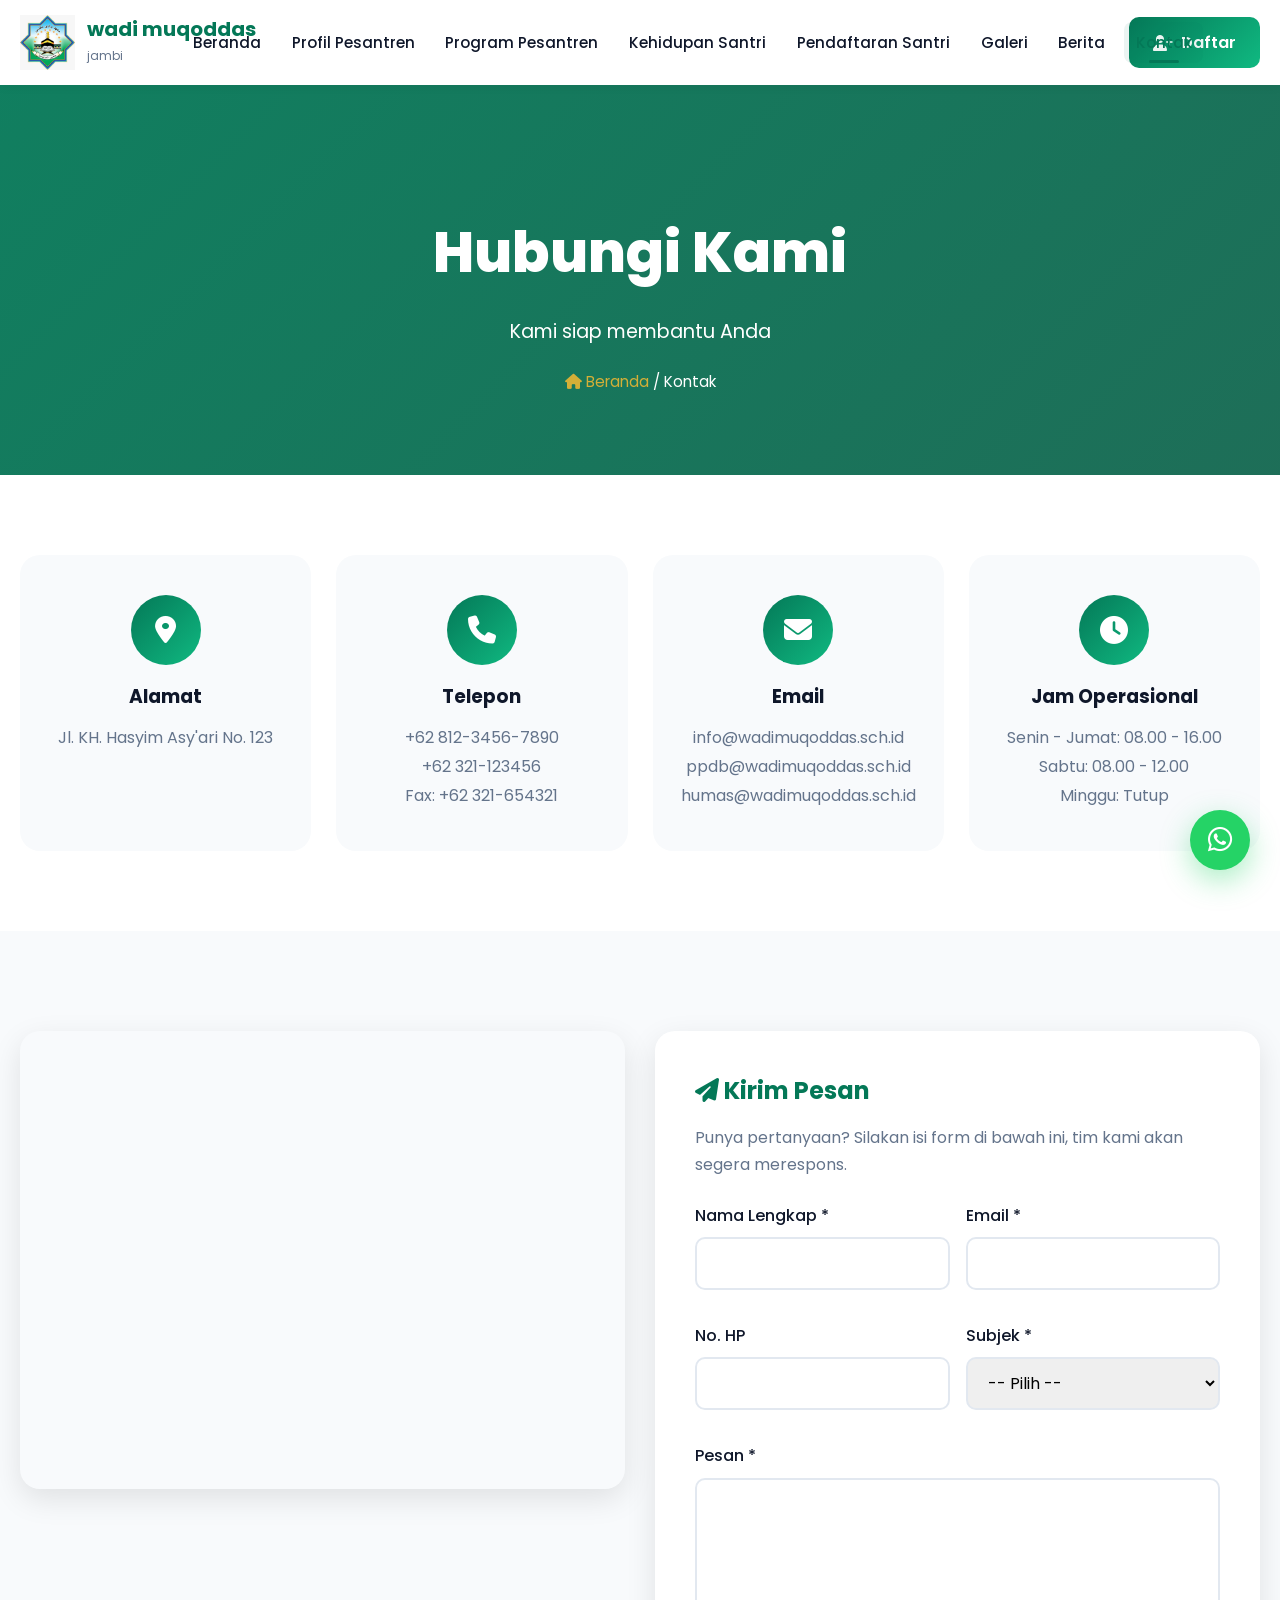
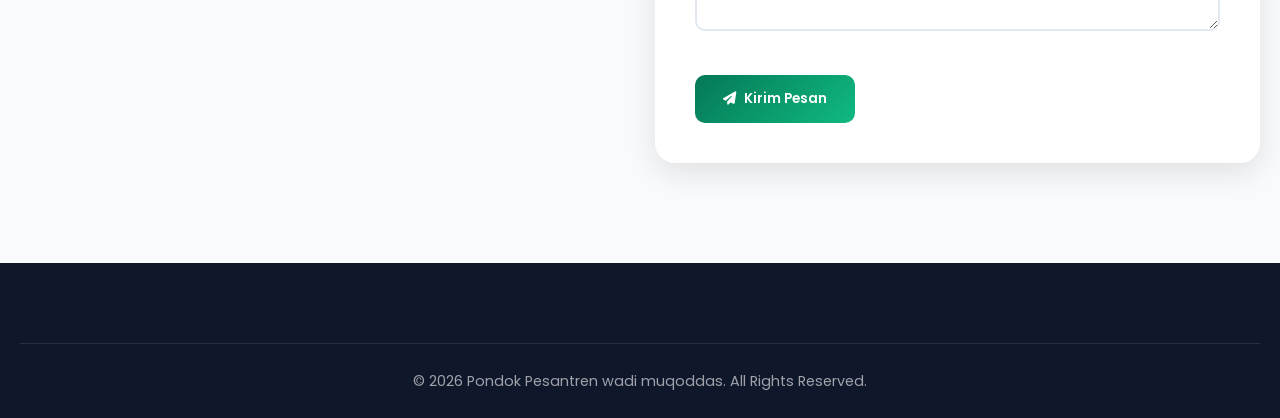
<file: kontak.html>
<!DOCTYPE html>
<html lang="id">
<head>
    <meta charset="UTF-8">
    <meta name="viewport" content="width=device-width, initial-scale=1.0">
    <link rel="icon" href="data:image/svg+xml,<svg xmlns='http://www.w3.org/2000/svg' viewBox='0 0 100 100'><text y='.9em' font-size='90'>🕌</text></svg>">
    <title>Kontak - wadi muqoddas</title>
    <link rel="stylesheet" href="assets/css/style.css">
    <link rel="stylesheet" href="assets/css/responsive.css">
    <link rel="stylesheet" href="assets/css/animation.css">
    <link rel="stylesheet" href="https://cdnjs.cloudflare.com/ajax/libs/font-awesome/6.4.0/css/all.min.css">
    <link href="https://fonts.googleapis.com/css2?family=Amiri:wght@400;700&family=Poppins:wght@300;400;500;600;700;800&display=swap" rel="stylesheet">
</head>
<body>
   
    <nav class="navbar" id="navbar">
        <div class="container"><div class="nav-wrapper">
           <a href="index.html" class="logo">
    <div class="logo-icon">
        <img src="assets/logo.png" alt="Logo wadi muqoddas" onerror="this.outerHTML='🕌'">
    </div>

    <div class="logo-text">
        <h1>wadi muqoddas</h1>
        <span>jambi</span>
    </div>
</a>
            <ul class="nav-menu" id="navMenu">
                <li><a href="index.html">Beranda</a></li><li><a href="profil.html">Profil Pesantren</a></li><li><a href="pendidikan.html">Program Pesantren</a></li><li><a href="pesantren.html">Kehidupan Santri</a></li><li><a href="ppdb.html">Pendaftaran Santri</a></li><li><a href="galeri.html">Galeri</a></li><li><a href="berita.html">Berita</a></li><li><a href="kontak.html" class="active">Kontak</a></li>
            </ul>
            <a href="ppdb.html" class="btn-daftar"><i class="fas fa-user-plus"></i> Daftar</a>
            <button class="hamburger" id="hamburger"><span></span><span></span><span></span></button>
        </div></div>
    </nav>

    <section class="page-header">
        <div class="container">
            <h1 class="fade-in-up">Hubungi Kami</h1>
            <p class="fade-in-up delay-1">Kami siap membantu Anda</p>
            <div class="breadcrumb fade-in-up delay-2">
                <a href="index.html"><i class="fas fa-home"></i> Beranda</a> / <span>Kontak</span>
            </div>
        </div>
    </section>

    <section class="kontak-info">
        <div class="container">
            <div class="kontak-grid">
                <div class="kontak-card reveal">
                    <div class="kontak-icon"><i class="fas fa-map-marker-alt"></i></div>
                    <h3>Alamat</h3>
                    <p>Jl. KH. Hasyim Asy'ari No. 123</p>
                </div>
                <div class="kontak-card reveal">
                    <div class="kontak-icon"><i class="fas fa-phone"></i></div>
                    <h3>Telepon</h3>
                    <p>+62 812-3456-7890<br>+62 321-123456<br>Fax: +62 321-654321</p>
                </div>
                <div class="kontak-card reveal">
                    <div class="kontak-icon"><i class="fas fa-envelope"></i></div>
                    <h3>Email</h3>
                    <p>info@wadimuqoddas.sch.id<br>ppdb@wadimuqoddas.sch.id<br>humas@wadimuqoddas.sch.id</p>
                </div>
                <div class="kontak-card reveal">
                    <div class="kontak-icon"><i class="fas fa-clock"></i></div>
                    <h3>Jam Operasional</h3>
                    <p>Senin - Jumat: 08.00 - 16.00<br>Sabtu: 08.00 - 12.00<br>Minggu: Tutup</p>
                </div>
            </div>
        </div>
    </section>

    <section class="kontak-form-section">
        <div class="container">
            <div class="kontak-wrapper">
                <div class="kontak-map reveal">
                    <iframe src="https://www.google.com/maps/embed?pb=!1m18!1m12!1m3!1d3955.123456!2d112.2307!3d-7.5468!2m3!1f0!2f0!3f0!3m2!1i1024!2i768!4f13.1!3m3!1m2!1s0x0%3A0x0!2zN8KwMzInNDguNSJTIDExMsKwMTMnNTAuNSJF!5e0!3m2!1sen!2sid!4v1234567890" width="100%" height="450" style="border:0;" allowfullscreen="" loading="lazy"></iframe>
                </div>
                <form class="kontak-form reveal" id="kontakForm">
                    <h2><i class="fas fa-paper-plane"></i> Kirim Pesan</h2>
                    <p>Punya pertanyaan? Silakan isi form di bawah ini, tim kami akan segera merespons.</p>
                    <div class="form-row">
                        <div class="form-group">
                            <label>Nama Lengkap *</label>
                            <input type="text" name="nama" required>
                        </div>
                        <div class="form-group">
                            <label>Email *</label>
                            <input type="email" name="email" required>
                        </div>
                    </div>
                    <div class="form-row">
                        <div class="form-group">
                            <label>No. HP</label>
                            <input type="tel" name="hp">
                        </div>
                        <div class="form-group">
                            <label>Subjek *</label>
                            <select name="subjek" required>
                                <option value="">-- Pilih --</option>
                                <option>Informasi Umum</option>
                                <option>Pendaftaran Santri</option>
                                <option>Kerjasama</option>
                                <option>Kunjungan</option>
                                <option>Lainnya</option>
                            </select>
                        </div>
                    </div>
                    <div class="form-group">
                        <label>Pesan *</label>
                        <textarea name="pesan" rows="5" required></textarea>
                    </div>
                    <button type="submit" class="btn-submit">
                        <i class="fas fa-paper-plane"></i> Kirim Pesan
                    </button>
                </form>
            </div>
        </div>
    </section>

    <footer class="footer"><div class="container"><div class="footer-bottom">
        <p>&copy; 2026 Pondok Pesantren wadi muqoddas. All Rights Reserved.</p>
    </div></div></footer>
    <a href="https://wa.me/6281234567890" class="whatsapp-float" target="_blank"><i class="fab fa-whatsapp"></i></a>
    <button class="back-to-top" id="backToTop"><i class="fas fa-arrow-up"></i></button>

    <script src="assets/js/main.js"></script>
    <script src="assets/js/animation.js"></script>
</body>
</html>
</file>
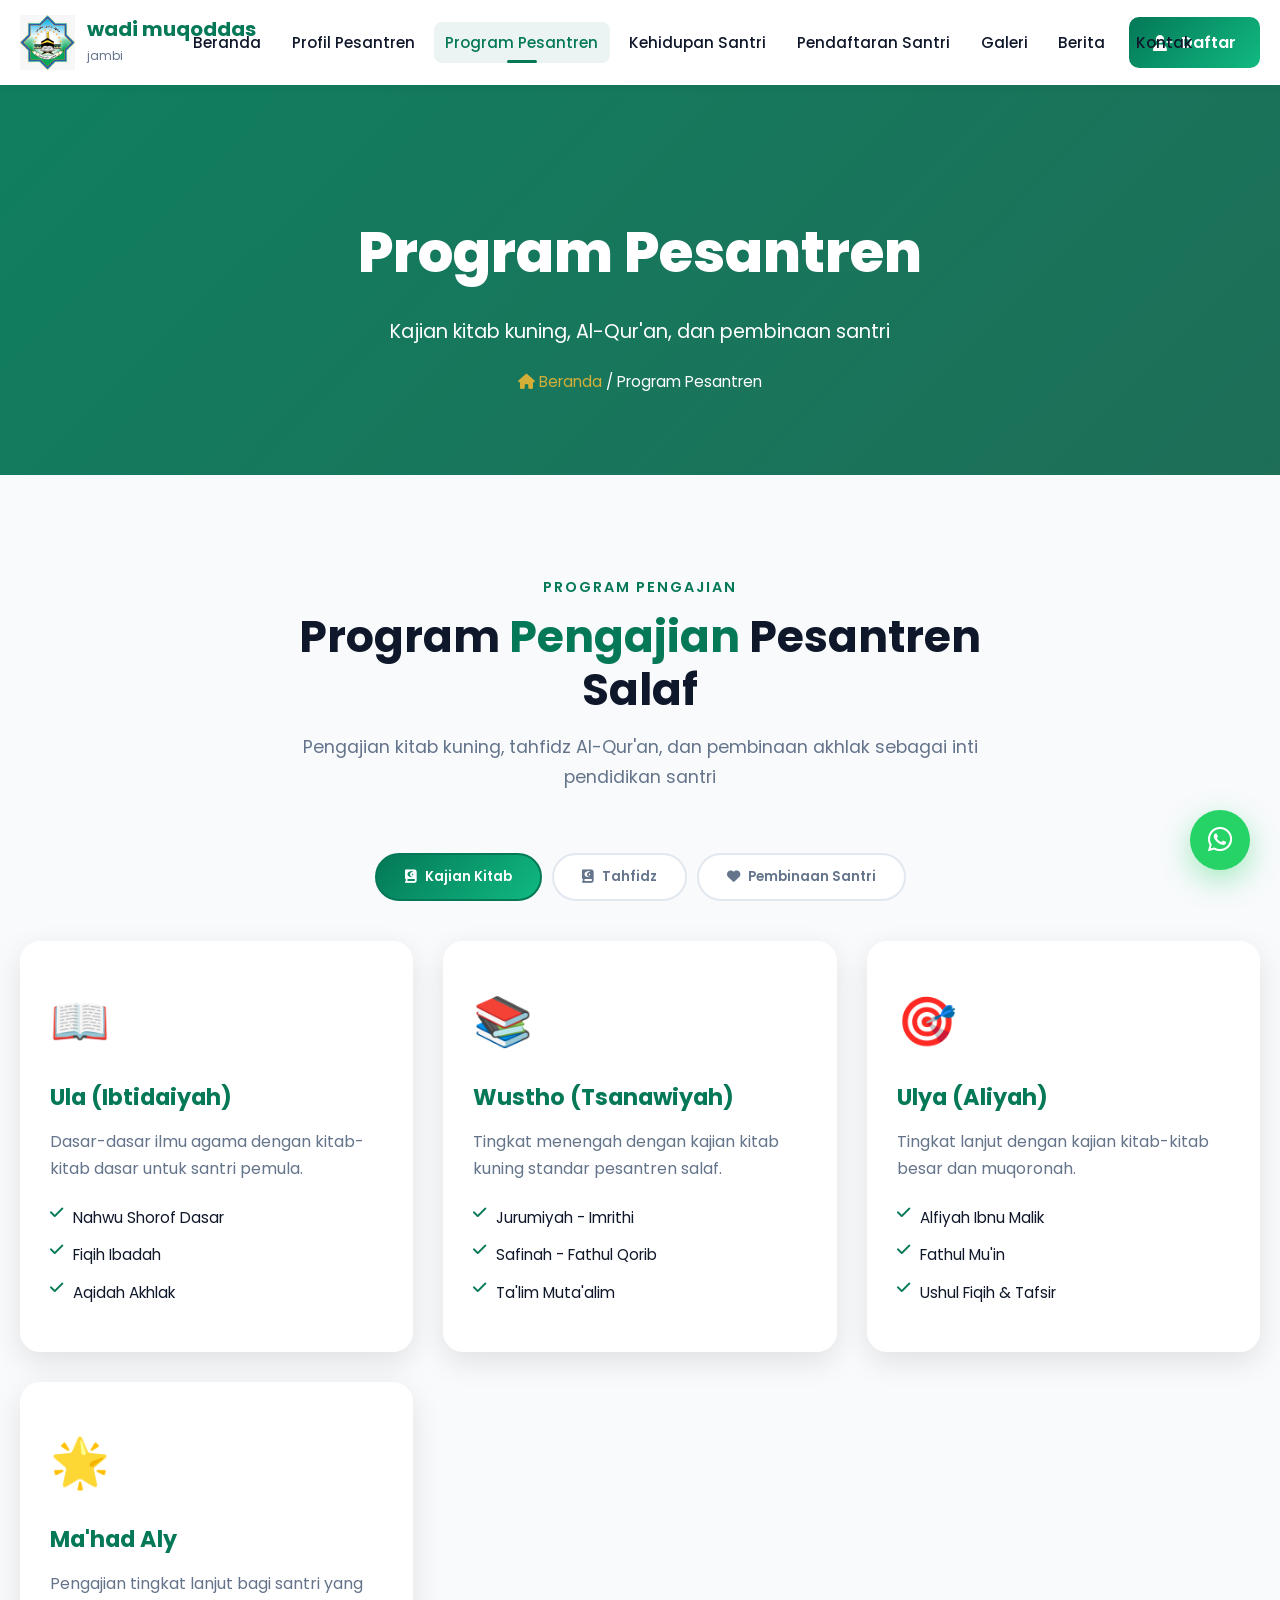
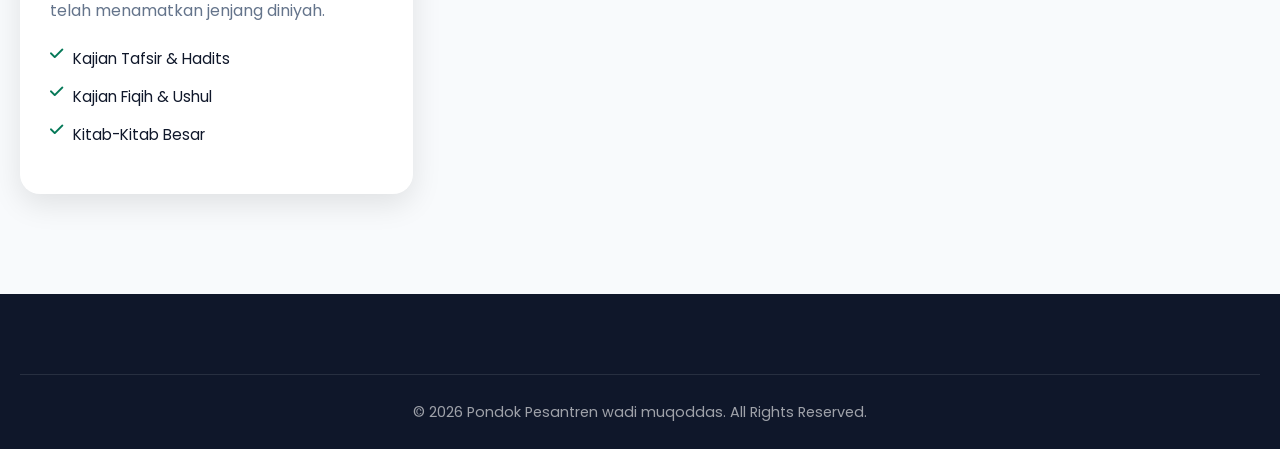
<file: pendidikan.html>
<!DOCTYPE html>
<html lang="id">
<head>
    <meta charset="UTF-8">
    <meta name="viewport" content="width=device-width, initial-scale=1.0">
    <link rel="icon" href="data:image/svg+xml,<svg xmlns='http://www.w3.org/2000/svg' viewBox='0 0 100 100'><text y='.9em' font-size='90'>🕌</text></svg>">
    <title>Program Pesantren - wadi muqoddas</title>
    <link rel="stylesheet" href="assets/css/style.css">
    <link rel="stylesheet" href="assets/css/responsive.css">
    <link rel="stylesheet" href="assets/css/animation.css">
    <link rel="stylesheet" href="https://cdnjs.cloudflare.com/ajax/libs/font-awesome/6.4.0/css/all.min.css">
    <link href="https://fonts.googleapis.com/css2?family=Amiri:wght@400;700&family=Poppins:wght@300;400;500;600;700;800&display=swap" rel="stylesheet">
</head>
<body>
   
    <nav class="navbar" id="navbar">
        <div class="container"><div class="nav-wrapper">
            <a href="index.html" class="logo">
    <div class="logo-icon">
        <img src="assets/logo.png" alt="Logo wadi muqoddas" onerror="this.outerHTML='🕌'">
    </div>

    <div class="logo-text">
        <h1>wadi muqoddas</h1>
        <span>jambi</span>
    </div>
</a>
            <ul class="nav-menu" id="navMenu">
                <li><a href="index.html">Beranda</a></li><li><a href="profil.html">Profil Pesantren</a></li><li><a href="pendidikan.html" class="active">Program Pesantren</a></li><li><a href="pesantren.html">Kehidupan Santri</a></li><li><a href="ppdb.html">Pendaftaran Santri</a></li><li><a href="galeri.html">Galeri</a></li><li><a href="berita.html">Berita</a></li><li><a href="kontak.html">Kontak</a></li>
            </ul>
            <a href="ppdb.html" class="btn-daftar"><i class="fas fa-user-plus"></i> Daftar</a>
            <button class="hamburger" id="hamburger"><span></span><span></span><span></span></button>
        </div></div>
    </nav>

    <section class="page-header">
        <div class="container">
            <h1 class="fade-in-up">Program Pesantren</h1>
            <p class="fade-in-up delay-1">Kajian kitab kuning, Al-Qur'an, dan pembinaan santri</p>
            <div class="breadcrumb fade-in-up delay-2">
                <a href="index.html"><i class="fas fa-home"></i> Beranda</a> / <span>Program Pesantren</span>
            </div>
        </div>
    </section>

    <section class="education-programs">
        <div class="container">
            <div class="section-header reveal">
                <span class="subtitle">Program Pengajian</span>
                <h2>Program <span>Pengajian</span> Pesantren Salaf</h2>
                <p>Pengajian kitab kuning, tahfidz Al-Qur'an, dan pembinaan akhlak sebagai inti pendidikan santri</p>
            </div>

            <div class="edu-tabs">
                <button class="tab-btn active" data-tab="kajian"><i class="fas fa-book-quran"></i> Kajian Kitab</button>
                <button class="tab-btn" data-tab="tahfidz"><i class="fas fa-quran"></i> Tahfidz</button>
                <button class="tab-btn" data-tab="pembinaan"><i class="fas fa-heart"></i> Pembinaan Santri</button>
            </div>

            <div class="tab-content active" id="kajian">
                <div class="edu-grid">
                    <div class="edu-card reveal">
                        <div class="edu-icon">📖</div>
                        <h3>Ula (Ibtidaiyah)</h3>
                        <p>Dasar-dasar ilmu agama dengan kitab-kitab dasar untuk santri pemula.</p>
                        <ul>
                            <li><i class="fas fa-check"></i> Nahwu Shorof Dasar</li>
                            <li><i class="fas fa-check"></i> Fiqih Ibadah</li>
                            <li><i class="fas fa-check"></i> Aqidah Akhlak</li>
                        </ul>
                    </div>
                    <div class="edu-card reveal">
                        <div class="edu-icon">📚</div>
                        <h3>Wustho (Tsanawiyah)</h3>
                        <p>Tingkat menengah dengan kajian kitab kuning standar pesantren salaf.</p>
                        <ul>
                            <li><i class="fas fa-check"></i> Jurumiyah - Imrithi</li>
                            <li><i class="fas fa-check"></i> Safinah - Fathul Qorib</li>
                            <li><i class="fas fa-check"></i> Ta'lim Muta'alim</li>
                        </ul>
                    </div>
                    <div class="edu-card reveal">
                        <div class="edu-icon">🎯</div>
                        <h3>Ulya (Aliyah)</h3>
                        <p>Tingkat lanjut dengan kajian kitab-kitab besar dan muqoronah.</p>
                        <ul>
                            <li><i class="fas fa-check"></i> Alfiyah Ibnu Malik</li>
                            <li><i class="fas fa-check"></i> Fathul Mu'in</li>
                            <li><i class="fas fa-check"></i> Ushul Fiqih & Tafsir</li>
                        </ul>
                    </div>
                    <div class="edu-card reveal">
                        <div class="edu-icon">🌟</div>
                        <h3>Ma'had Aly</h3>
                        <p>Pengajian tingkat lanjut bagi santri yang telah menamatkan jenjang diniyah.</p>
                        <ul>
                            <li><i class="fas fa-check"></i> Kajian Tafsir & Hadits</li>
                            <li><i class="fas fa-check"></i> Kajian Fiqih & Ushul</li>
                            <li><i class="fas fa-check"></i> Kitab-Kitab Besar</li>
                        </ul>
                    </div>
                </div>
            </div>

            <div class="tab-content" id="tahfidz">
                <div class="edu-grid">
                    <div class="edu-card reveal">
                        <div class="edu-icon">🌙</div>
                        <h3>Program Reguler</h3>
                        <p>Menghafal Al-Quran 30 juz dalam 3 tahun dengan metode tikrar dan murajaah.</p>
                        <ul>
                            <li><i class="fas fa-check"></i> Target 1 juz/bulan</li>
                            <li><i class="fas fa-check"></i> Sanad Bersambung</li>
                            <li><i class="fas fa-check"></i> Murojaah Harian</li>
                        </ul>
                    </div>
                    <div class="edu-card reveal">
                        <div class="edu-icon">⚡</div>
                        <h3>Program Intensif</h3>
                        <p>Program akselerasi 30 juz dalam 1 tahun untuk santri pilihan.</p>
                        <ul>
                            <li><i class="fas fa-check"></i> 8-10 jam/hari menghafal</li>
                            <li><i class="fas fa-check"></i> Pembimbing 1:5</li>
                            <li><i class="fas fa-check"></i> Karantina Tahfidz</li>
                        </ul>
                    </div>
                    <div class="edu-card reveal">
                        <div class="edu-icon">🏆</div>
                        <h3>Program Tahsin</h3>
                        <p>Perbaikan bacaan Al-Quran sesuai kaidah tajwid yang benar.</p>
                        <ul>
                            <li><i class="fas fa-check"></i> Tahsin dari nol</li>
                            <li><i class="fas fa-check"></i> Qiro'ah Sab'ah</li>
                            <li><i class="fas fa-check"></i> Sertifikasi</li>
                        </ul>
                    </div>
                </div>
            </div>

            <div class="tab-content" id="pembinaan">
                <div class="edu-grid">
                    <div class="edu-card reveal">
                        <div class="edu-icon">🕌</div>
                        <h3>Pembinaan Adab & Akhlak</h3>
                        <p>Pembiasaan adab, tata krama, dan akhlak mulia dalam keseharian santri.</p>
                        <ul>
                            <li><i class="fas fa-check"></i> Adab kepada ustadz dan sesama santri</li>
                            <li><i class="fas fa-check"></i> Kedisiplinan ibadah berjamaah</li>
                            <li><i class="fas fa-check"></i> Pembiasaan akhlak mulia</li>
                        </ul>
                    </div>
                    <div class="edu-card reveal">
                        <div class="edu-icon">📜</div>
                        <h3>Bahasa Arab & Nahwu Sharaf</h3>
                        <p>Penguasaan kaidah nahwu sharaf sebagai bekal memahami kitab kuning.</p>
                        <ul>
                            <li><i class="fas fa-check"></i> Nahwu Shorof Dasar</li>
                            <li><i class="fas fa-check"></i> Percakapan bahasa Arab</li>
                            <li><i class="fas fa-check"></i> Latihan membaca kitab</li>
                        </ul>
                    </div>
                    <div class="edu-card reveal">
                        <div class="edu-icon">🎨</div>
                        <h3>Seni & Keterampilan Santri</h3>
                        <p>Kaligrafi, nasyid, dan olahraga sunnah seperti panahan.</p>
                        <ul>
                            <li><i class="fas fa-check"></i> Kaligrafi</li>
                            <li><i class="fas fa-check"></i> Nasyid</li>
                            <li><i class="fas fa-check"></i> Panahan & olahraga</li>
                        </ul>
                    </div>
                </div>
            </div>
        </div>
    </section>

    <footer class="footer"><div class="container"><div class="footer-bottom">
        <p>&copy; 2026 Pondok Pesantren wadi muqoddas. All Rights Reserved.</p>
    </div></div></footer>
    <a href="https://wa.me/6281234567890" class="whatsapp-float" target="_blank"><i class="fab fa-whatsapp"></i></a>
    <button class="back-to-top" id="backToTop"><i class="fas fa-arrow-up"></i></button>

    <script src="assets/js/main.js"></script>
    <script src="assets/js/animation.js"></script>
</body>
</html>
</file>
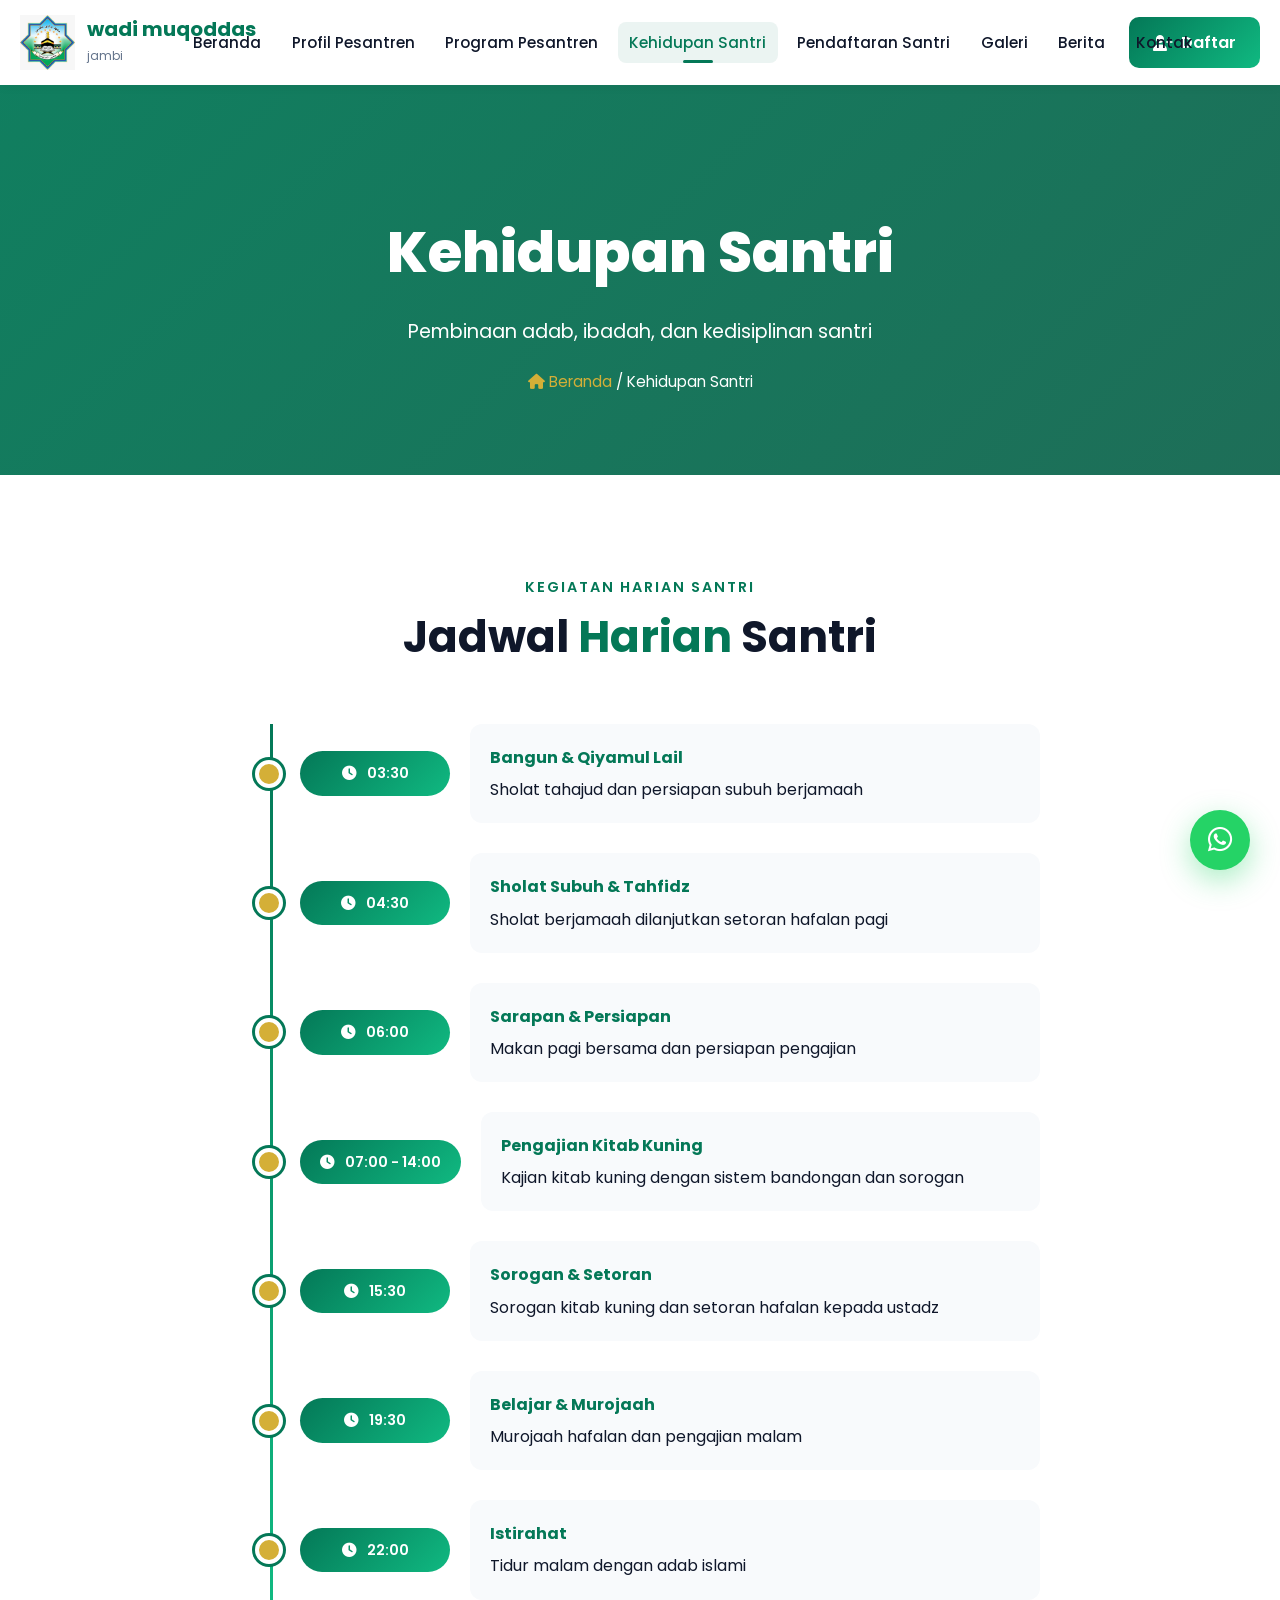
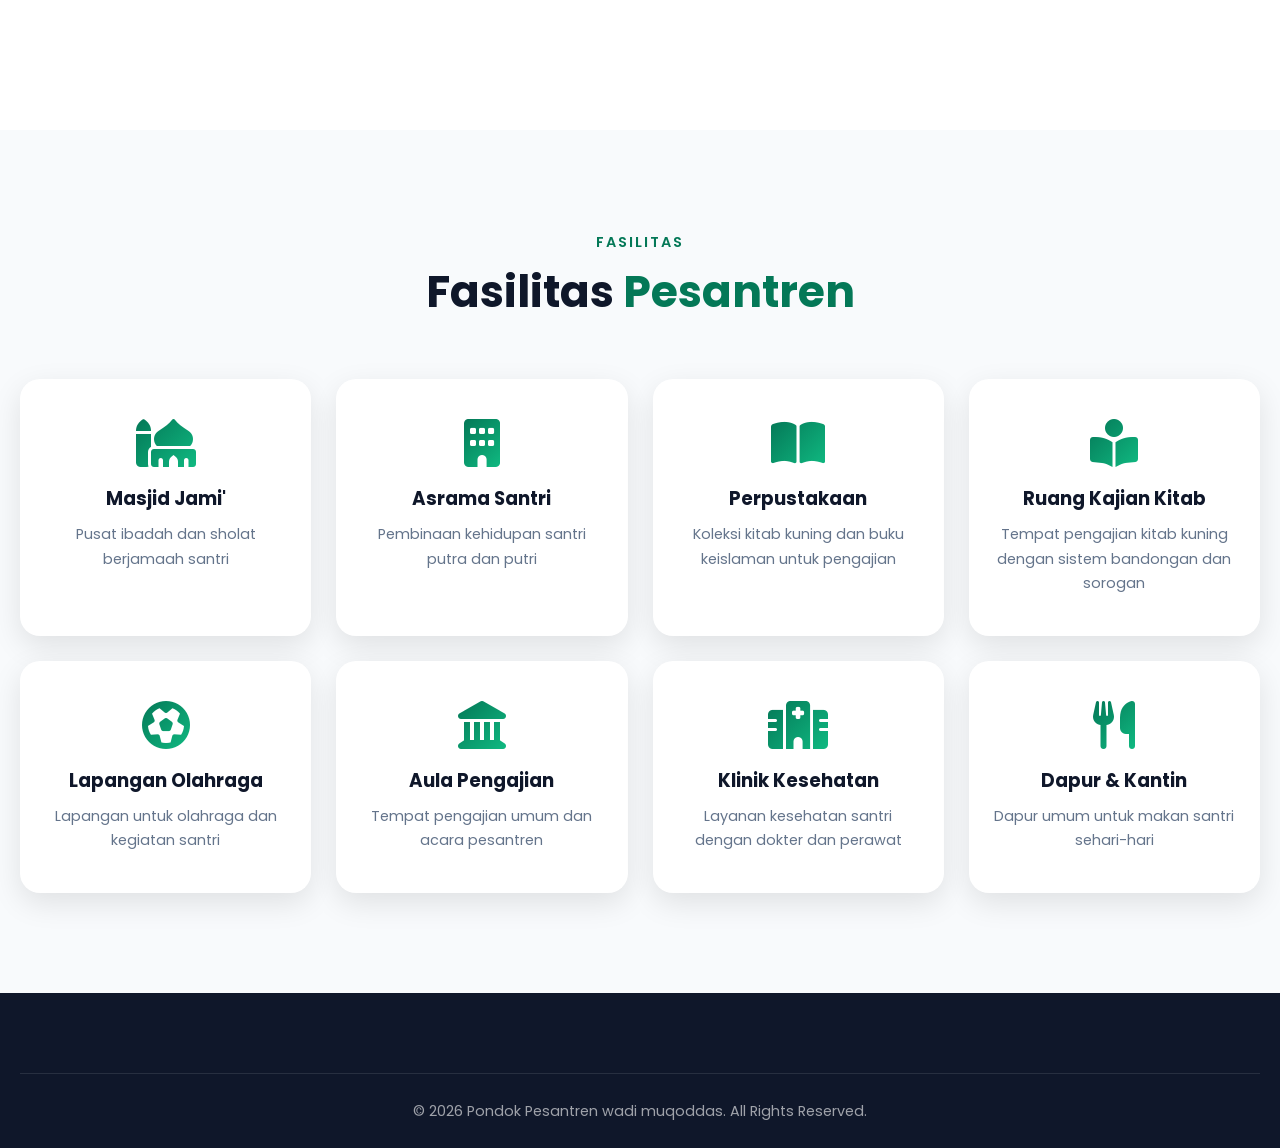
<file: pesantren.html>
<!DOCTYPE html>
<html lang="id">
<head>
    <meta charset="UTF-8">
    <meta name="viewport" content="width=device-width, initial-scale=1.0">
    <link rel="icon" href="data:image/svg+xml,<svg xmlns='http://www.w3.org/2000/svg' viewBox='0 0 100 100'><text y='.9em' font-size='90'>🕌</text></svg>">
    <title>Kehidupan Santri - wadi muqoddas</title>
    <link rel="stylesheet" href="assets/css/style.css">
    <link rel="stylesheet" href="assets/css/responsive.css">
    <link rel="stylesheet" href="assets/css/animation.css">
    <link rel="stylesheet" href="https://cdnjs.cloudflare.com/ajax/libs/font-awesome/6.4.0/css/all.min.css">
    <link href="https://fonts.googleapis.com/css2?family=Amiri:wght@400;700&family=Poppins:wght@300;400;500;600;700;800&display=swap" rel="stylesheet">
</head>
<body>
   
    <nav class="navbar" id="navbar">
        <div class="container"><div class="nav-wrapper">
<a href="index.html" class="logo">
    <div class="logo-icon">
        <img src="assets/logo.png" alt="Logo wadi muqoddas" onerror="this.outerHTML='🕌'">
    </div>

    <div class="logo-text">
        <h1>wadi muqoddas</h1>
        <span>jambi</span>
    </div>
</a>            <ul class="nav-menu" id="navMenu">
                <li><a href="index.html">Beranda</a></li><li><a href="profil.html">Profil Pesantren</a></li><li><a href="pendidikan.html">Program Pesantren</a></li><li><a href="pesantren.html" class="active">Kehidupan Santri</a></li><li><a href="ppdb.html">Pendaftaran Santri</a></li><li><a href="galeri.html">Galeri</a></li><li><a href="berita.html">Berita</a></li><li><a href="kontak.html">Kontak</a></li>
            </ul>
            <a href="ppdb.html" class="btn-daftar"><i class="fas fa-user-plus"></i> Daftar</a>
            <button class="hamburger" id="hamburger"><span></span><span></span><span></span></button>
        </div></div>
    </nav>

    <section class="page-header">
        <div class="container">
            <h1 class="fade-in-up">Kehidupan Santri</h1>
            <p class="fade-in-up delay-1">Pembinaan adab, ibadah, dan kedisiplinan santri</p>
            <div class="breadcrumb fade-in-up delay-2">
                <a href="index.html"><i class="fas fa-home"></i> Beranda</a> / <span>Kehidupan Santri</span>
            </div>
        </div>
    </section>

    <section class="jadwal-harian">
        <div class="container">
            <div class="section-header reveal">
                <span class="subtitle">Kegiatan Harian Santri</span>
                <h2>Jadwal <span>Harian</span> Santri</h2>
            </div>
            <div class="timeline">
                <div class="timeline-item reveal">
                    <div class="time"><i class="fas fa-clock"></i> 03:30</div>
                    <div class="content"><h4>Bangun & Qiyamul Lail</h4><p>Sholat tahajud dan persiapan subuh berjamaah</p></div>
                </div>
                <div class="timeline-item reveal">
                    <div class="time"><i class="fas fa-clock"></i> 04:30</div>
                    <div class="content"><h4>Sholat Subuh & Tahfidz</h4><p>Sholat berjamaah dilanjutkan setoran hafalan pagi</p></div>
                </div>
                <div class="timeline-item reveal">
                    <div class="time"><i class="fas fa-clock"></i> 06:00</div>
                    <div class="content"><h4>Sarapan & Persiapan</h4><p>Makan pagi bersama dan persiapan pengajian</p></div>
                </div>
                <div class="timeline-item reveal">
                    <div class="time"><i class="fas fa-clock"></i> 07:00 - 14:00</div>
                    <div class="content"><h4>Pengajian Kitab Kuning</h4><p>Kajian kitab kuning dengan sistem bandongan dan sorogan</p></div>
                </div>
                <div class="timeline-item reveal">
                    <div class="time"><i class="fas fa-clock"></i> 15:30</div>
                    <div class="content"><h4>Sorogan & Setoran</h4><p>Sorogan kitab kuning dan setoran hafalan kepada ustadz</p></div>
                </div>
                <div class="timeline-item reveal">
                    <div class="time"><i class="fas fa-clock"></i> 19:30</div>
                    <div class="content"><h4>Belajar & Murojaah</h4><p>Murojaah hafalan dan pengajian malam</p></div>
                </div>
                <div class="timeline-item reveal">
                    <div class="time"><i class="fas fa-clock"></i> 22:00</div>
                    <div class="content"><h4>Istirahat</h4><p>Tidur malam dengan adab islami</p></div>
                </div>
            </div>
        </div>
    </section>

    <section class="fasilitas">
        <div class="container">
            <div class="section-header reveal">
                <span class="subtitle">Fasilitas</span>
                <h2>Fasilitas <span>Pesantren</span></h2>
            </div>
            <div class="fasilitas-grid">
                <div class="fasilitas-card reveal">
                    <i class="fas fa-mosque"></i>
                    <h3>Masjid Jami'</h3>
                    <p>Pusat ibadah dan sholat berjamaah santri</p>
                </div>
                <div class="fasilitas-card reveal">
                    <i class="fas fa-building"></i>
                    <h3>Asrama Santri</h3>
                    <p>Pembinaan kehidupan santri putra dan putri</p>
                </div>
                <div class="fasilitas-card reveal">
                    <i class="fas fa-book-open"></i>
                    <h3>Perpustakaan</h3>
                    <p>Koleksi kitab kuning dan buku keislaman untuk pengajian</p>
                </div>
                <div class="fasilitas-card reveal">
                    <i class="fas fa-book-reader"></i>
                    <h3>Ruang Kajian Kitab</h3>
                    <p>Tempat pengajian kitab kuning dengan sistem bandongan dan sorogan</p>
                </div>
                <div class="fasilitas-card reveal">
                    <i class="fas fa-futbol"></i>
                    <h3>Lapangan Olahraga</h3>
                    <p>Lapangan untuk olahraga dan kegiatan santri</p>
                </div>
                <div class="fasilitas-card reveal">
                    <i class="fas fa-landmark"></i>
                    <h3>Aula Pengajian</h3>
                    <p>Tempat pengajian umum dan acara pesantren</p>
                </div>
                <div class="fasilitas-card reveal">
                    <i class="fas fa-hospital"></i>
                    <h3>Klinik Kesehatan</h3>
                    <p>Layanan kesehatan santri dengan dokter dan perawat</p>
                </div>
                <div class="fasilitas-card reveal">
                    <i class="fas fa-utensils"></i>
                    <h3>Dapur & Kantin</h3>
                    <p>Dapur umum untuk makan santri sehari-hari</p>
                </div>
            </div>
        </div>
    </section>

    <footer class="footer"><div class="container"><div class="footer-bottom">
        <p>&copy; 2026 Pondok Pesantren wadi muqoddas. All Rights Reserved.</p>
    </div></div></footer>
    <a href="https://wa.me/6281234567890" class="whatsapp-float" target="_blank"><i class="fab fa-whatsapp"></i></a>
    <button class="back-to-top" id="backToTop"><i class="fas fa-arrow-up"></i></button>

    <script src="assets/js/main.js"></script>
    <script src="assets/js/animation.js"></script>
</body>
</html>
</file>
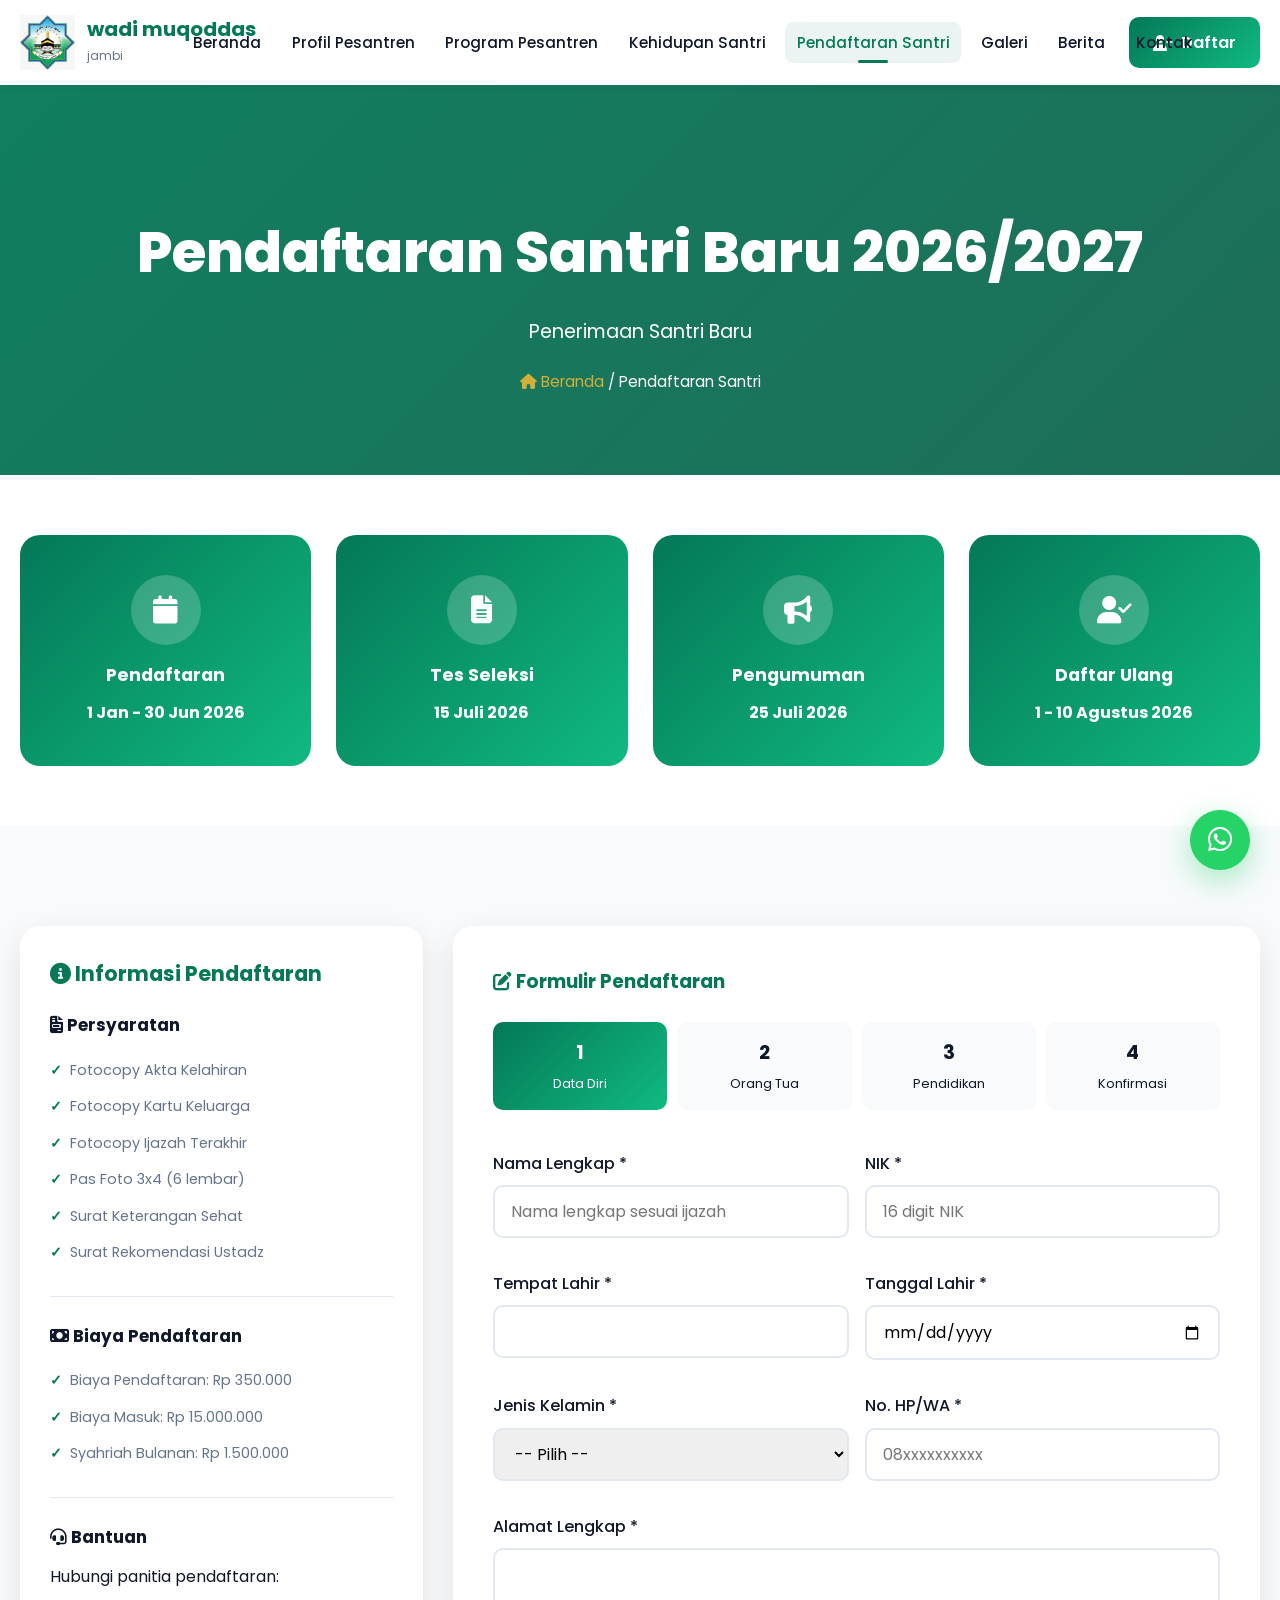
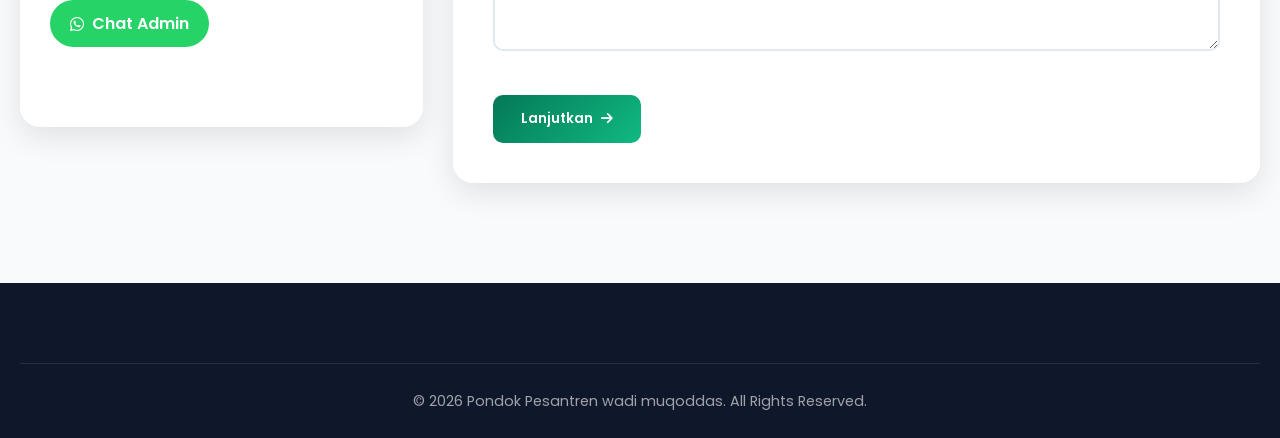
<file: ppdb.html>
<!DOCTYPE html>
<html lang="id">
<head>
    <meta charset="UTF-8">
    <meta name="viewport" content="width=device-width, initial-scale=1.0">
    <link rel="icon" href="data:image/svg+xml,<svg xmlns='http://www.w3.org/2000/svg' viewBox='0 0 100 100'><text y='.9em' font-size='90'>🕌</text></svg>">
    <title>Pendaftaran Santri - wadi muqoddas</title>
    <link rel="stylesheet" href="assets/css/style.css">
    <link rel="stylesheet" href="assets/css/responsive.css">
    <link rel="stylesheet" href="assets/css/animation.css">
    <link rel="stylesheet" href="https://cdnjs.cloudflare.com/ajax/libs/font-awesome/6.4.0/css/all.min.css">
    <link href="https://fonts.googleapis.com/css2?family=Amiri:wght@400;700&family=Poppins:wght@300;400;500;600;700;800&display=swap" rel="stylesheet">
</head>
<body>
    
    <nav class="navbar" id="navbar">
        <div class="container"><div class="nav-wrapper">
<a href="index.html" class="logo">
    <div class="logo-icon">
        <img src="assets/logo.png" alt="Logo wadi muqoddas" onerror="this.outerHTML='🕌'">
    </div>

    <div class="logo-text">
        <h1>wadi muqoddas</h1>
        <span>jambi</span>
    </div>
</a>            <ul class="nav-menu" id="navMenu">
                <li><a href="index.html">Beranda</a></li><li><a href="profil.html">Profil Pesantren</a></li><li><a href="pendidikan.html">Program Pesantren</a></li><li><a href="pesantren.html">Kehidupan Santri</a></li><li><a href="ppdb.html" class="active">Pendaftaran Santri</a></li><li><a href="galeri.html">Galeri</a></li><li><a href="berita.html">Berita</a></li><li><a href="kontak.html">Kontak</a></li>
            </ul>
            <a href="ppdb.html" class="btn-daftar"><i class="fas fa-user-plus"></i> Daftar</a>
            <button class="hamburger" id="hamburger"><span></span><span></span><span></span></button>
        </div></div>
    </nav>

    <section class="page-header">
        <div class="container">
            <h1 class="fade-in-up">Pendaftaran Santri Baru 2026/2027</h1>
            <p class="fade-in-up delay-1">Penerimaan Santri Baru</p>
            <div class="breadcrumb fade-in-up delay-2">
                <a href="index.html"><i class="fas fa-home"></i> Beranda</a> / <span>Pendaftaran Santri</span>
            </div>
        </div>
    </section>

    <section class="ppdb-info">
        <div class="container">
            <div class="info-cards reveal">
                <div class="info-card">
                    <div class="info-icon"><i class="fas fa-calendar"></i></div>
                    <h4>Pendaftaran</h4>
                    <p><strong>1 Jan - 30 Jun 2026</strong></p>
                </div>
                <div class="info-card">
                    <div class="info-icon"><i class="fas fa-file-alt"></i></div>
                    <h4>Tes Seleksi</h4>
                    <p><strong>15 Juli 2026</strong></p>
                </div>
                <div class="info-card">
                    <div class="info-icon"><i class="fas fa-bullhorn"></i></div>
                    <h4>Pengumuman</h4>
                    <p><strong>25 Juli 2026</strong></p>
                </div>
                <div class="info-card">
                    <div class="info-icon"><i class="fas fa-user-check"></i></div>
                    <h4>Daftar Ulang</h4>
                    <p><strong>1 - 10 Agustus 2026</strong></p>
                </div>
            </div>
        </div>
    </section>

    <section class="ppdb-form-section">
        <div class="container">
            <div class="form-wrapper">
                <div class="form-sidebar reveal">
                    <h3><i class="fas fa-info-circle"></i> Informasi Pendaftaran</h3>
                    <div class="sidebar-item">
                        <h4><i class="fas fa-file-invoice"></i> Persyaratan</h4>
                        <ul>
                            <li>Fotocopy Akta Kelahiran</li>
                            <li>Fotocopy Kartu Keluarga</li>
                            <li>Fotocopy Ijazah Terakhir</li>
                            <li>Pas Foto 3x4 (6 lembar)</li>
                            <li>Surat Keterangan Sehat</li>
                            <li>Surat Rekomendasi Ustadz</li>
                        </ul>
                    </div>
                    <div class="sidebar-item">
                        <h4><i class="fas fa-money-bill"></i> Biaya Pendaftaran</h4>
                        <ul>
                            <li>Biaya Pendaftaran: Rp 350.000</li>
                            <li>Biaya Masuk: Rp 15.000.000</li>
                            <li>Syahriah Bulanan: Rp 1.500.000</li>
                        </ul>
                    </div>
                    <div class="sidebar-item">
                        <h4><i class="fas fa-headset"></i> Bantuan</h4>
                        <p>Hubungi panitia pendaftaran:</p>
                        <a href="https://wa.me/6281234567890" class="btn-wa"><i class="fab fa-whatsapp"></i> Chat Admin</a>
                    </div>
                </div>

                <form class="ppdb-form reveal" id="ppdbForm">
                    <h3><i class="fas fa-edit"></i> Formulir Pendaftaran</h3>

                    <!-- Step Indicator -->
                    <div class="step-indicator">
                        <div class="step active" data-step="1"><span>1</span><p>Data Diri</p></div>
                        <div class="step" data-step="2"><span>2</span><p>Orang Tua</p></div>
                        <div class="step" data-step="3"><span>3</span><p>Pendidikan</p></div>
                        <div class="step" data-step="4"><span>4</span><p>Konfirmasi</p></div>
                    </div>

                    <!-- Step 1: Data Diri -->
                    <div class="form-step active" data-step="1">
                        <div class="form-row">
                            <div class="form-group">
                                <label>Nama Lengkap *</label>
                                <input type="text" name="nama" required placeholder="Nama lengkap sesuai ijazah">
                            </div>
                            <div class="form-group">
                                <label>NIK *</label>
                                <input type="text" name="nik" required maxlength="16" placeholder="16 digit NIK">
                            </div>
                        </div>
                        <div class="form-row">
                            <div class="form-group">
                                <label>Tempat Lahir *</label>
                                <input type="text" name="tempat_lahir" required>
                            </div>
                            <div class="form-group">
                                <label>Tanggal Lahir *</label>
                                <input type="date" name="tgl_lahir" required>
                            </div>
                        </div>
                        <div class="form-row">
                            <div class="form-group">
                                <label>Jenis Kelamin *</label>
                                <select name="gender" required>
                                    <option value="">-- Pilih --</option>
                                    <option value="L">Laki-laki</option>
                                    <option value="P">Perempuan</option>
                                </select>
                            </div>
                            <div class="form-group">
                                <label>No. HP/WA *</label>
                                <input type="tel" name="hp" required placeholder="08xxxxxxxxxx">
                            </div>
                        </div>
                        <div class="form-group">
                            <label>Alamat Lengkap *</label>
                            <textarea name="alamat" rows="3" required></textarea>
                        </div>
                        <button type="button" class="btn-next">Lanjutkan <i class="fas fa-arrow-right"></i></button>
                    </div>

                    <!-- Step 2: Data Orang Tua -->
                    <div class="form-step" data-step="2">
                        <div class="form-row">
                            <div class="form-group">
                                <label>Nama Ayah *</label>
                                <input type="text" name="nama_ayah" required>
                            </div>
                            <div class="form-group">
                                <label>Pekerjaan Ayah *</label>
                                <input type="text" name="pekerjaan_ayah" required>
                            </div>
                        </div>
                        <div class="form-row">
                            <div class="form-group">
                                <label>Nama Ibu *</label>
                                <input type="text" name="nama_ibu" required>
                            </div>
                            <div class="form-group">
                                <label>Pekerjaan Ibu *</label>
                                <input type="text" name="pekerjaan_ibu" required>
                            </div>
                        </div>
                        <div class="form-row">
                            <div class="form-group">
                                <label>Penghasilan Orang Tua *</label>
                                <select name="penghasilan" required>
                                    <option value="">-- Pilih --</option>
                                    <option>< Rp 3 juta</option>
                                    <option>Rp 3 - 7 juta</option>
                                    <option>Rp 7 - 15 juta</option>
                                    <option>> Rp 15 juta</option>
                                </select>
                            </div>
                            <div class="form-group">
                                <label>No. HP Orang Tua *</label>
                                <input type="tel" name="hp_ortu" required>
                            </div>
                        </div>
                        <button type="button" class="btn-prev"><i class="fas fa-arrow-left"></i> Kembali</button>
                        <button type="button" class="btn-next">Lanjutkan <i class="fas fa-arrow-right"></i></button>
                    </div>

                    <!-- Step 3: Data Pendidikan -->
                    <div class="form-step" data-step="3">
                        <div class="form-row">
                            <div class="form-group">
                                <label>Asal Sekolah/Madrasah *</label>
                                <input type="text" name="asal_sekolah" required>
                            </div>
                            <div class="form-group">
                                <label>Asal Madrasah/Pesantren</label>
                                <input type="text" name="asal_pesantren">
                            </div>
                        </div>
                        <div class="form-row">
                            <div class="form-group">
                                <label>Program yang Dipilih *</label>
                                <select name="program" required>
                                    <option value="">-- Pilih Program --</option>
                                    <option>Tahfidzul Quran</option>
                                    <option>Kajian Kitab (Diniyah)</option>
                                    <option>Ma'had Aly</option>
                                </select>
                            </div>
                            <div class="form-group">
                                <label>Nilai Rapor Terakhir *</label>
                                <input type="number" name="nilai" step="0.01" min="0" max="100" required>
                            </div>
                        </div>
                        <div class="form-group">
                            <label>Hafalan Al-Quran Saat Ini</label>
                            <select name="hafalan">
                                <option>Belum menghafal</option>
                                <option>Juz 30</option>
                                <option>1 - 5 Juz</option>
                                <option>6 - 15 Juz</option>
                                <option>16 - 30 Juz</option>
                            </select>
                        </div>
                        <div class="form-group">
                            <label>Prestasi / Pengalaman Organisasi</label>
                            <textarea name="prestasi" rows="3"></textarea>
                        </div>
                        <button type="button" class="btn-prev"><i class="fas fa-arrow-left"></i> Kembali</button>
                        <button type="button" class="btn-next">Lanjutkan <i class="fas fa-arrow-right"></i></button>
                    </div>

                    <!-- Step 4: Konfirmasi -->
                    <div class="form-step" data-step="4">
                        <div class="confirm-box">
                            <h4><i class="fas fa-clipboard-check"></i> Konfirmasi Data</h4>
                            <div class="confirm-data" id="confirmData"></div>
                        </div>
                        <div class="form-group">
                            <label class="checkbox-label">
                                <input type="checkbox" name="agree" required>
                                <span>Saya menyatakan data yang diisi benar dan bersedia mengikuti seluruh aturan pesantren *</span>
                            </label>
                        </div>
                        <button type="button" class="btn-prev"><i class="fas fa-arrow-left"></i> Kembali</button>
                        <button type="submit" class="btn-submit">
                            <i class="fas fa-paper-plane"></i> Kirim Pendaftaran
                        </button>
                    </div>
                </form>
            </div>
        </div>
    </section>

    <!-- Success Modal -->
    <div class="modal" id="successModal">
        <div class="modal-content">
            <div class="modal-icon success"><i class="fas fa-check-circle"></i></div>
            <h2>Pendaftaran Berhasil!</h2>
            <p>Nomor Pendaftaran Anda:</p>
            <div class="reg-number" id="regNumber">WMJ-2026-00001</div>
            <p>Silakan simpan nomor pendaftaran untuk keperluan selanjutnya. Info lebih lanjut akan dikirim via WhatsApp.</p>
            <button class="btn btn-primary" onclick="window.location.href='index.html'">Kembali ke Beranda</button>
        </div>
    </div>

    <footer class="footer"><div class="container"><div class="footer-bottom">
        <p>&copy; 2026 Pondok Pesantren wadi muqoddas. All Rights Reserved.</p>
    </div></div></footer>
    <a href="https://wa.me/6281234567890" class="whatsapp-float" target="_blank"><i class="fab fa-whatsapp"></i></a>
    <button class="back-to-top" id="backToTop"><i class="fas fa-arrow-up"></i></button>

    <script src="assets/js/main.js"></script>
    <script src="assets/js/ppdb.js"></script>
    <script src="assets/js/animation.js"></script>
</body>
</html>
</file>
<file: assets/css/style.css>
/* ===== ROOT VARIABLES ===== */
:root {
    --primary: #047857;
    --primary-dark: #065f46;
    --primary-light: #10b981;
    --secondary: #d4af37;
    --secondary-dark: #b8941f;
    --dark: #0f172a;
    --gray: #64748b;
    --light: #f8fafc;
    --white: #ffffff;
    --border: #e2e8f0;
    --shadow: 0 10px 30px rgba(0,0,0,0.1);
    --shadow-lg: 0 20px 50px rgba(0,0,0,0.15);
    --gradient: linear-gradient(135deg, #047857 0%, #10b981 100%);
    --gradient-gold: linear-gradient(135deg, #d4af37 0%, #f4d03f 100%);
    --transition: all 0.3s cubic-bezier(0.4, 0, 0.2, 1);
}

* { margin: 0; padding: 0; box-sizing: border-box; }
html { scroll-behavior: smooth; }
body {
    font-family: 'Poppins', sans-serif;
    color: var(--dark);
    line-height: 1.7;
    background: var(--light);
    overflow-x: hidden;
}

.container { max-width: 1280px; margin: 0 auto; padding: 0 20px; }
img { max-width: 100%; height: auto; display: block; }
a { text-decoration: none; color: inherit; transition: var(--transition); }
ul { list-style: none; }
button { border: none; cursor: pointer; font-family: inherit; }
input, select, textarea {
    font-family: inherit; font-size: 1rem;
    padding: 12px 16px; border: 2px solid var(--border);
    border-radius: 10px; width: 100%;
    transition: var(--transition);
}
input:focus, select:focus, textarea:focus {
    outline: none; border-color: var(--primary);
    box-shadow: 0 0 0 4px rgba(4, 120, 87, 0.1);
}

/* ===== PRELOADER ===== */
.preloader {
    position: fixed; inset: 0; background: var(--gradient);
    z-index: 9999; display: flex; align-items: center; justify-content: center;
    transition: opacity 0.6s, visibility 0.6s;
}
.preloader.hidden { opacity: 0; visibility: hidden; }
.loader { text-align: center; color: white; }
.crescent {
    width: 60px; height: 60px; border: 4px solid rgba(255,255,255,0.3);
    border-top-color: white; border-radius: 50%;
    animation: spin 1s linear infinite; margin: 0 auto 20px;
}
.loader p { font-family: 'Amiri', serif; font-size: 1.5rem; }
@keyframes spin { to { transform: rotate(360deg); } }

/* ===== TOP BAR ===== */
.top-bar {
    background: var(--dark); color: white;
    padding: 8px 0; font-size: 0.85rem;
}
.top-bar-content { display: flex; justify-content: space-between; align-items: center; }
.top-left span { margin-right: 20px; }
.top-left i, .top-right a { margin-right: 8px; color: var(--secondary); }
.top-right a {
    display: inline-flex; width: 30px; height: 30px;
    align-items: center; justify-content: center;
    border-radius: 50%; background: rgba(14, 14, 14, 0.1);
    transition: var(--transition);
}
.top-right a:hover { background: var(--secondary); }

/* ===== NAVBAR ===== */
.navbar {
    background: white; padding: 15px 0;
    box-shadow: 0 2px 10px rgba(0,0,0,0.05);
    position: sticky; top: 0; z-index: 1000;
    transition: var(--transition);
}
.navbar.scrolled {
    padding: 10px 0;
    box-shadow: 0 5px 20px rgba(0,0,0,0.1);
}
.nav-wrapper {
    display: flex; justify-content: space-between; align-items: center;
    gap: clamp(14px, 2.5vw, 40px);
    min-width: 0;
}
.logo { display: flex; align-items: center; gap: 12px; flex-shrink: 0; }
.logo-icon {
    font-size: 2.5rem; background: var(--gradient);
    width: 55px; height: 55px; border-radius: 12px;
    display: flex; align-items: center; justify-content: center;
}
.logo-text h1 { font-size: 1.25rem; color: var(--primary); line-height: 1.2; }
.logo-text span { font-size: 0.75rem; color: var(--gray); }

.nav-menu {
    display: flex; justify-content: center; align-items: center;
    flex: 1; min-width: 0;
    gap: clamp(0px, 0.6vw, 8px);
}
.nav-menu a {
    padding: 10px clamp(6px, 0.9vw, 14px); border-radius: 8px;
    font-weight: 500; font-size: 0.95rem;
    white-space: nowrap;
    position: relative;
}
.nav-menu a:hover, .nav-menu a.active {
    color: var(--primary);
    background: rgba(4, 120, 87, 0.08);
}
.nav-menu a.active::before {
    content: ''; position: absolute; bottom: 0; left: 50%;
    transform: translateX(-50%); width: 30px; height: 3px;
    background: var(--primary); border-radius: 3px;
}

.btn-daftar {
    background: var(--gradient); color: white;
    padding: 12px 24px; border-radius: 10px;
    font-weight: 600; display: inline-flex; align-items: center; gap: 8px;
    flex-shrink: 0;
    transition: var(--transition);
}
.btn-daftar:hover { transform: translateY(-2px); box-shadow: var(--shadow-lg); }

.hamburger {
    display: none; flex-direction: column; gap: 5px;
    background: transparent; padding: 8px;
}
.hamburger span {
    width: 25px; height: 3px; background: var(--dark);
    border-radius: 3px; transition: var(--transition);
}
.hamburger.active span:nth-child(1) { transform: rotate(45deg) translate(6px, 6px); }
.hamburger.active span:nth-child(2) { opacity: 0; }
.hamburger.active span:nth-child(3) { transform: rotate(-45deg) translate(6px, -6px); }

/* ===== HERO ===== */
.hero {
    position: relative; min-height: 100vh;
    display: flex; align-items: center;
    color: white; padding: 80px 0;
    background: linear-gradient(135deg, rgba(4, 120, 87, 0.95), rgba(6, 95, 70, 0.9)),
        url('https://images.unsplash.com/photo-1585036156171-384164a8c159?w=1600') center/cover;
    overflow: hidden;
}
.hero-bg {
    position: absolute; inset: 0;
    background: radial-gradient(circle at 20% 50%, rgba(212, 175, 55, 0.2), transparent 50%);
}
.hero-pattern {
    position: absolute; inset: 0; opacity: 0.1;
    background-image: url("data:image/svg+xml,%3Csvg width='60' height='60' xmlns='http://www.w3.org/2000/svg'%3E%3Cpath d='M30 0L60 30L30 60L0 30Z' fill='%23ffffff'/%3E%3C/svg%3E");
}
.hero-content { position: relative; z-index: 2; max-width: 900px; }
.hero-badge {
    display: inline-block; padding: 8px 20px;
    background: rgba(255,255,255,0.15); backdrop-filter: blur(10px);
    border: 1px solid rgba(255,255,255,0.2);
    border-radius: 50px; font-size: 0.9rem; margin-bottom: 24px;
}
.hero h1 {
    font-size: 4rem; line-height: 1.1;
    margin-bottom: 24px; font-weight: 800;
}
.gradient-text {
    background: linear-gradient(135deg, #f4d03f, #d4af37);
    -webkit-background-clip: text; -webkit-text-fill-color: transparent;
    background-clip: text;
}
.hero-desc {
    font-size: 1.2rem; opacity: 0.95;
    margin-bottom: 40px; max-width: 650px;
}
.hero-buttons { display: flex; gap: 16px; flex-wrap: wrap; margin-bottom: 60px; }
.btn {
    padding: 16px 32px; border-radius: 12px;
    font-weight: 600; display: inline-flex; align-items: center; gap: 10px;
    transition: var(--transition); cursor: pointer; font-size: 1rem;
    border: 2px solid transparent;
}
.btn-primary { background: var(--secondary); color: var(--dark); }
.btn-primary:hover { background: var(--secondary-dark); transform: translateY(-3px); box-shadow: 0 10px 30px rgba(212, 175, 55, 0.4); }
.btn-outline { background: transparent; color: white; border-color: white; }
.btn-outline:hover { background: white; color: var(--primary); }
.btn-lg { padding: 18px 40px; font-size: 1.1rem; }
.btn-small {
    background: white; color: var(--primary);
    padding: 8px 20px; border-radius: 50px;
    font-weight: 600; font-size: 0.9rem;
}

.hero-stats {
    display: grid; grid-template-columns: repeat(4, 1fr);
    gap: 30px; padding-top: 40px;
    border-top: 1px solid rgba(255,255,255,0.2);
}
.stat h3 { font-size: 2.5rem; color: var(--secondary); font-weight: 800; }
.stat p { opacity: 0.9; font-size: 0.95rem; }

.scroll-indicator {
    position: absolute; bottom: 30px; left: 50%;
    transform: translateX(-50%); color: white;
    font-size: 1.5rem; animation: bounce 2s infinite;
}
@keyframes bounce {
    0%, 100% { transform: translateX(-50%) translateY(0); }
    50% { transform: translateX(-50%) translateY(-15px); }
}

/* ===== SECTION HEADER ===== */
section { padding: 100px 0; }
.section-header { text-align: center; margin-bottom: 60px; max-width: 700px; margin-left: auto; margin-right: auto; }
.section-header .subtitle {
    color: var(--primary); font-weight: 600;
    text-transform: uppercase; letter-spacing: 2px;
    font-size: 0.9rem; display: block; margin-bottom: 12px;
}
.section-header h2 {
    font-size: 2.75rem; margin-bottom: 16px;
    line-height: 1.2; font-weight: 700;
}
.section-header h2 span { color: var(--primary); }
.section-header p { color: var(--gray); font-size: 1.1rem; }

/* ===== FEATURES ===== */
.features { background: white; }
.features-grid {
    display: grid; grid-template-columns: repeat(3, 1fr); gap: 30px;
}
.feature-card {
    padding: 40px 30px; background: var(--light);
    border-radius: 20px; transition: var(--transition);
    border: 2px solid transparent; position: relative; overflow: hidden;
}
.feature-card::before {
    content: ''; position: absolute; top: 0; left: 0;
    width: 100%; height: 4px; background: var(--gradient);
    transform: scaleX(0); transform-origin: left; transition: transform 0.5s;
}
.feature-card:hover {
    transform: translateY(-10px); box-shadow: var(--shadow-lg);
    border-color: var(--primary-light);
}
.feature-card:hover::before { transform: scaleX(1); }
.feature-icon {
    width: 70px; height: 70px; border-radius: 16px;
    background: var(--gradient); color: white;
    display: flex; align-items: center; justify-content: center;
    font-size: 1.75rem; margin-bottom: 20px;
}
.feature-card h3 { font-size: 1.3rem; margin-bottom: 12px; }
.feature-card p { color: var(--gray); }

/* ===== SAMBUTAN ===== */
.sambutan { background: var(--light); }
.sambutan-wrapper {
    display: grid; grid-template-columns: 1fr 1.3fr;
    gap: 60px; align-items: center;
}
.sambutan-image { position: relative; }
.image-frame {
    border-radius: 20px; overflow: hidden;
    box-shadow: var(--shadow-lg);
    transform: rotate(-2deg);
    transition: var(--transition);
}
.image-frame:hover { transform: rotate(0deg); }
.image-frame img { width: 100%; }
.badge-exp {
    position: absolute; bottom: -20px; right: -20px;
    background: var(--secondary); color: var(--dark);
    padding: 20px 30px; border-radius: 16px;
    box-shadow: var(--shadow); text-align: center;
}
.badge-exp h4 { font-size: 2rem; line-height: 1; }
.sambutan-content .subtitle { color: var(--primary); font-weight: 600; text-transform: uppercase; letter-spacing: 2px; font-size: 0.9rem; display: block; margin-bottom: 12px; }
.sambutan-content h2 { font-size: 2.5rem; margin-bottom: 8px; }
.sambutan-content .position { color: var(--primary); font-weight: 500; margin-bottom: 24px; }
blockquote {
    background: white; padding: 30px;
    border-radius: 16px; border-left: 4px solid var(--primary);
    margin: 24px 0; box-shadow: var(--shadow); position: relative;
}
blockquote i {
    position: absolute; top: -15px; left: 20px;
    background: var(--gradient); color: white;
    width: 40px; height: 40px; border-radius: 50%;
    display: flex; align-items: center; justify-content: center;
}
.signature { margin-top: 24px; }
.signature p { font-weight: 600; }

/* ===== PROGRAMS ===== */
.programs { background: white; }
.programs-grid { display: grid; grid-template-columns: repeat(3, 1fr); gap: 30px; }
.program-card {
    background: white; border-radius: 20px;
    overflow: hidden; box-shadow: var(--shadow);
    transition: var(--transition);
}
.program-card:hover { transform: translateY(-10px); box-shadow: var(--shadow-lg); }
.program-image { position: relative; overflow: hidden; height: 250px; }
.program-image img { width: 100%; height: 100%; object-fit: cover; transition: transform 0.5s; }
.program-card:hover .program-image img { transform: scale(1.1); }
.program-overlay {
    position: absolute; inset: 0;
    background: linear-gradient(to top, rgba(4, 120, 87, 0.9), transparent);
    display: flex; align-items: flex-end; justify-content: center;
    padding: 20px; opacity: 0; transition: var(--transition);
}
.program-card:hover .program-overlay { opacity: 1; }
.program-content { padding: 30px; }
.program-content .tag {
    display: inline-block; background: rgba(4, 120, 87, 0.1);
    color: var(--primary); padding: 4px 12px;
    border-radius: 50px; font-size: 0.8rem;
    font-weight: 600; margin-bottom: 12px;
}
.program-content h3 { font-size: 1.4rem; margin-bottom: 12px; }
.program-content p { color: var(--gray); }

/* ===== CTA PPDB ===== */
.cta-ppdb {
    background: linear-gradient(135deg, #047857, #065f46);
    color: white; position: relative; overflow: hidden;
}
.cta-pattern {
    position: absolute; inset: 0; opacity: 0.1;
    background-image: url("data:image/svg+xml,%3Csvg width='100' height='100' xmlns='http://www.w3.org/2000/svg'%3E%3Ccircle cx='50' cy='50' r='40' stroke='white' stroke-width='2' fill='none'/%3E%3C/svg%3E");
}
.cta-content { text-align: center; position: relative; max-width: 800px; margin: 0 auto; }
.cta-content h2 { font-size: 2.5rem; margin-bottom: 16px; }
.cta-content > p { font-size: 1.15rem; opacity: 0.95; margin-bottom: 30px; }
.cta-buttons { display: flex; gap: 16px; justify-content: center; flex-wrap: wrap; }

/* ===== PAGE HEADER ===== */
.page-header {
    background: linear-gradient(135deg, rgba(4, 120, 87, 0.95), rgba(6, 95, 70, 0.9)),
        url('https://images.unsplash.com/photo-1585036156171-384164a8c159?w=1600') center/cover;
    color: white; padding: 120px 0 80px; text-align: center;
}
.page-header h1 { font-size: 3.5rem; margin-bottom: 16px; font-weight: 800; }
.page-header > .container > p { font-size: 1.2rem; opacity: 0.95; margin-bottom: 20px; }
.breadcrumb { font-size: 0.95rem; opacity: 0.9; }
.breadcrumb a { color: var(--secondary); }
.breadcrumb a:hover { text-decoration: underline; }

/* ===== SEJARAH ===== */
.sejarah-wrapper { display: grid; grid-template-columns: 1fr 1.3fr; gap: 60px; align-items: center; }
.sejarah-image img { border-radius: 20px; box-shadow: var(--shadow-lg); }
.sejarah-content .subtitle { color: var(--primary); font-weight: 600; text-transform: uppercase; letter-spacing: 2px; font-size: 0.9rem; display: block; margin-bottom: 12px; }
.sejarah-content h2 { font-size: 2.5rem; margin-bottom: 20px; }
.sejarah-content h2 span { color: var(--primary); }
.sejarah-content p { color: var(--gray); margin-bottom: 16px; }
.milestone { display: grid; grid-template-columns: repeat(4, 1fr); gap: 20px; margin-top: 30px; }
.milestone-item {
    text-align: center; padding: 20px; background: white;
    border-radius: 12px; box-shadow: var(--shadow);
}
.milestone-item h3 { color: var(--primary); font-size: 1.5rem; }

/* ===== VISI MISI ===== */
.visi-misi { background: var(--light); }
.vm-grid { display: grid; grid-template-columns: 1fr 1fr; gap: 30px; }
.vm-card {
    background: white; padding: 50px 40px;
    border-radius: 20px; box-shadow: var(--shadow);
    position: relative; overflow: hidden;
}
.vm-card::before {
    content: ''; position: absolute; top: 0; right: 0;
    width: 150px; height: 150px; background: var(--gradient);
    border-radius: 50%; opacity: 0.1; transform: translate(50%, -50%);
}
.vm-icon {
    width: 80px; height: 80px; border-radius: 20px;
    background: var(--gradient); color: white;
    display: flex; align-items: center; justify-content: center;
    font-size: 2rem; margin-bottom: 24px;
}
.vm-card h2 { font-size: 2rem; margin-bottom: 16px; }
.vm-card ul li {
    padding: 10px 0; display: flex; gap: 12px;
    align-items: flex-start; color: var(--gray);
}
.vm-card ul li i { color: var(--primary); margin-top: 4px; }

/* ===== STRUKTUR ===== */
.struktur { background: white; }
.pengurus-grid { display: grid; grid-template-columns: repeat(4, 1fr); gap: 30px; }
.pengurus-card {
    background: white; border-radius: 20px;
    overflow: hidden; box-shadow: var(--shadow);
    text-align: center; transition: var(--transition);
}
.pengurus-card:hover { transform: translateY(-10px); }
.pengurus-img { height: 280px; overflow: hidden; }
.pengurus-img img { width: 100%; height: 100%; object-fit: cover; transition: transform 0.5s; }
.pengurus-card:hover .pengurus-img img { transform: scale(1.1); }
.pengurus-card h3 { padding: 20px 20px 5px; font-size: 1.1rem; }
.pengurus-card .jabatan { color: var(--primary); font-weight: 500; padding-bottom: 20px; }

/* ===== EDUCATION PROGRAMS ===== */
.education-programs { background: var(--light); }
.edu-tabs {
    display: flex; gap: 10px; justify-content: center;
    margin-bottom: 40px; flex-wrap: wrap;
}
.tab-btn {
    padding: 12px 28px; background: white;
    border-radius: 50px; font-weight: 600;
    transition: var(--transition); display: inline-flex;
    align-items: center; gap: 8px; color: var(--gray);
    border: 2px solid var(--border);
}
.tab-btn:hover, .tab-btn.active {
    background: var(--gradient); color: white;
    border-color: var(--primary);
}
.tab-content { display: none; }
.tab-content.active { display: block; animation: fadeIn 0.5s; }
@keyframes fadeIn { from { opacity: 0; transform: translateY(20px); } to { opacity: 1; transform: translateY(0); } }
.edu-grid { display: grid; grid-template-columns: repeat(3, 1fr); gap: 30px; }
.edu-card {
    background: white; padding: 40px 30px;
    border-radius: 20px; box-shadow: var(--shadow);
    transition: var(--transition);
}
.edu-card:hover { transform: translateY(-10px); box-shadow: var(--shadow-lg); }
.edu-icon { font-size: 3rem; margin-bottom: 16px; }
.edu-card h3 { font-size: 1.4rem; margin-bottom: 12px; color: var(--primary); }
.edu-card > p { color: var(--gray); margin-bottom: 16px; }
.edu-card ul li { padding: 6px 0; display: flex; gap: 10px; color: var(--dark); font-size: 0.95rem; }
.edu-card ul li i { color: var(--primary); }

/* ===== JADWAL HARIAN ===== */
.jadwal-harian { background: white; }
.timeline { max-width: 800px; margin: 0 auto; position: relative; padding-left: 60px; }
.timeline::before {
    content: ''; position: absolute; left: 30px; top: 0; bottom: 0;
    width: 3px; background: var(--gradient);
}
.timeline-item {
    position: relative; margin-bottom: 30px;
    display: flex; gap: 20px; align-items: center;
}
.timeline-item::before {
    content: ''; position: absolute; left: -45px;
    width: 20px; height: 20px; border-radius: 50%;
    background: var(--secondary); border: 4px solid white;
    box-shadow: 0 0 0 3px var(--primary);
}
.time {
    min-width: 150px; background: var(--gradient);
    color: white; padding: 10px 20px;
    border-radius: 50px; text-align: center;
    font-weight: 600; font-size: 0.9rem;
}
.time i { margin-right: 8px; }
.timeline-item .content {
    flex: 1; background: var(--light);
    padding: 20px; border-radius: 12px;
}
.timeline-item h4 { color: var(--primary); margin-bottom: 5px; }

/* ===== FASILITAS ===== */
.fasilitas { background: var(--light); }
.fasilitas-grid { display: grid; grid-template-columns: repeat(4, 1fr); gap: 25px; }
.fasilitas-card {
    background: white; padding: 40px 25px;
    border-radius: 20px; text-align: center;
    box-shadow: var(--shadow); transition: var(--transition);
}
.fasilitas-card:hover { transform: translateY(-8px); box-shadow: var(--shadow-lg); }
.fasilitas-card i {
    font-size: 3rem; background: var(--gradient);
    -webkit-background-clip: text; -webkit-text-fill-color: transparent;
    margin-bottom: 16px;
}
.fasilitas-card h3 { font-size: 1.15rem; margin-bottom: 8px; }
.fasilitas-card p { color: var(--gray); font-size: 0.9rem; }

/* ===== PPDB ===== */
.ppdb-info { background: white; padding: 60px 0; }
.info-cards { display: grid; grid-template-columns: repeat(4, 1fr); gap: 25px; }
.info-card {
    text-align: center; padding: 40px 25px;
    background: var(--gradient); color: white;
    border-radius: 20px; transition: var(--transition);
}
.info-card:hover { transform: translateY(-8px); box-shadow: var(--shadow-lg); }
.info-icon {
    width: 70px; height: 70px; background: rgba(255,255,255,0.2);
    border-radius: 50%; display: flex; align-items: center;
    justify-content: center; font-size: 1.75rem;
    margin: 0 auto 16px;
}
.info-card h4 { font-size: 1.1rem; margin-bottom: 8px; }

.ppdb-form-section { background: var(--light); }
.form-wrapper { display: grid; grid-template-columns: 1fr 2fr; gap: 30px; }
.form-sidebar {
    background: white; padding: 30px;
    border-radius: 20px; box-shadow: var(--shadow);
    height: fit-content; position: sticky; top: 100px;
}
.form-sidebar h3 { color: var(--primary); margin-bottom: 20px; font-size: 1.3rem; }
.sidebar-item { margin-bottom: 25px; padding-bottom: 25px; border-bottom: 1px solid var(--border); }
.sidebar-item:last-child { border: none; }
.sidebar-item h4 { margin-bottom: 12px; color: var(--dark); font-size: 1.05rem; }
.sidebar-item ul li { padding: 6px 0; color: var(--gray); font-size: 0.9rem; padding-left: 20px; position: relative; }
.sidebar-item ul li::before { content: '✓'; position: absolute; left: 0; color: var(--primary); font-weight: bold; }
.btn-wa {
    display: inline-flex; align-items: center; gap: 8px;
    background: #25D366; color: white; padding: 10px 20px;
    border-radius: 50px; font-weight: 600; margin-top: 10px;
}

.ppdb-form {
    background: white; padding: 40px;
    border-radius: 20px; box-shadow: var(--shadow);
}
.ppdb-form > h3 { color: var(--primary); margin-bottom: 24px; }
.step-indicator {
    display: grid; grid-template-columns: repeat(4, 1fr);
    gap: 10px; margin-bottom: 40px;
}
.step {
    text-align: center; padding: 15px 10px;
    background: var(--light); border-radius: 10px;
    transition: var(--transition); position: relative;
}
.step.active { background: var(--gradient); color: white; }
.step span {
    display: block; font-weight: 700; font-size: 1.2rem;
    margin-bottom: 4px;
}
.step p { font-size: 0.8rem; }

.form-step { display: none; }
.form-step.active { display: block; animation: fadeIn 0.4s; }
.form-row { display: grid; grid-template-columns: 1fr 1fr; gap: 16px; margin-bottom: 16px; }
.form-group { margin-bottom: 16px; }
.form-group label {
    display: block; margin-bottom: 8px;
    font-weight: 500; color: var(--dark);
}
.checkbox-label { display: flex; gap: 10px; align-items: flex-start; cursor: pointer; }
.checkbox-label input { width: auto; margin-top: 4px; }

.btn-next, .btn-prev, .btn-submit {
    padding: 14px 28px; border-radius: 10px;
    font-weight: 600; display: inline-flex;
    align-items: center; gap: 8px;
    transition: var(--transition); margin-top: 20px;
    margin-right: 10px; color: white;
}
.btn-next, .btn-submit { background: var(--gradient); }
.btn-prev { background: var(--gray); }
.btn-next:hover, .btn-submit:hover { transform: translateY(-2px); box-shadow: var(--shadow); }

.confirm-box {
    background: var(--light); padding: 30px;
    border-radius: 12px; margin-bottom: 20px;
}
.confirm-box h4 { color: var(--primary); margin-bottom: 16px; }
.confirm-data { display: grid; gap: 10px; }
.confirm-row {
    display: grid; grid-template-columns: 200px 1fr;
    padding: 10px 0; border-bottom: 1px solid var(--border);
}
.confirm-row strong { color: var(--gray); }

/* ===== MODAL ===== */
.modal {
    display: none; position: fixed; inset: 0;
    background: rgba(0,0,0,0.7); z-index: 9999;
    align-items: center; justify-content: center;
    padding: 20px;
}
.modal.active { display: flex; animation: fadeIn 0.3s; }
.modal-content {
    background: white; padding: 50px 40px;
    border-radius: 20px; text-align: center;
    max-width: 500px; width: 100%;
    animation: scaleIn 0.3s;
}
@keyframes scaleIn { from { transform: scale(0.8); opacity: 0; } to { transform: scale(1); opacity: 1; } }
.modal-icon {
    width: 80px; height: 80px; border-radius: 50%;
    background: var(--gradient); color: white;
    display: flex; align-items: center; justify-content: center;
    font-size: 2.5rem; margin: 0 auto 20px;
}
.modal-content h2 { margin-bottom: 12px; }
.reg-number {
    background: var(--gradient); color: white;
    padding: 15px; border-radius: 10px;
    font-size: 1.5rem; font-weight: 700;
    margin: 20px 0;
}

/* ===== GALLERY ===== */
.gallery { background: var(--light); }
.gallery-filter {
    display: flex; gap: 10px; justify-content: center;
    margin-bottom: 40px; flex-wrap: wrap;
}
.filter-btn {
    padding: 10px 24px; background: white;
    border-radius: 50px; font-weight: 500;
    transition: var(--transition); color: var(--gray);
    border: 2px solid var(--border);
}
.filter-btn:hover, .filter-btn.active {
    background: var(--gradient); color: white; border-color: var(--primary);
}
.gallery-grid {
    display: grid; grid-template-columns: repeat(3, 1fr);
    gap: 20px;
}
.gallery-item {
    position: relative; overflow: hidden;
    border-radius: 16px; aspect-ratio: 1;
    cursor: pointer;
}
.gallery-item img { width: 100%; height: 100%; object-fit: cover; transition: transform 0.5s; }
.gallery-item:hover img { transform: scale(1.1); }
.gallery-overlay {
    position: absolute; inset: 0;
    background: linear-gradient(to top, rgba(4, 120, 87, 0.95), transparent 60%);
    color: white; padding: 20px;
    display: flex; flex-direction: column; justify-content: flex-end;
    opacity: 0; transition: var(--transition);
}
.gallery-item:hover .gallery-overlay { opacity: 1; }
.gallery-overlay h4 { font-size: 1.1rem; margin-bottom: 5px; }
.view-btn {
    position: absolute; top: 50%; left: 50%;
    transform: translate(-50%, -50%);
    width: 60px; height: 60px; border-radius: 50%;
    background: white; color: var(--primary);
    display: flex; align-items: center; justify-content: center;
    font-size: 1.25rem;
}

/* ===== LIGHTBOX ===== */
.lightbox {
    display: none; position: fixed; inset: 0;
    background: rgba(0,0,0,0.95); z-index: 9999;
    align-items: center; justify-content: center;
}
.lightbox.active { display: flex; }
.lightbox-content { max-width: 90%; max-height: 90%; }
.lightbox-content img { max-width: 100%; max-height: 80vh; border-radius: 10px; }
.lightbox-caption { color: white; text-align: center; margin-top: 16px; }
.lightbox-close, .lightbox-prev, .lightbox-next {
    position: absolute; background: rgba(255,255,255,0.1);
    color: white; width: 50px; height: 50px;
    border-radius: 50%; font-size: 1.25rem;
    backdrop-filter: blur(10px);
}
.lightbox-close { top: 20px; right: 20px; }
.lightbox-prev { left: 20px; top: 50%; transform: translateY(-50%); }
.lightbox-next { right: 20px; top: 50%; transform: translateY(-50%); }

/* ===== BERITA ===== */
.berita-section { background: var(--light); }
.berita-layout { display: grid; grid-template-columns: 2fr 1fr; gap: 40px; }
.news-featured {
    background: white; border-radius: 20px;
    overflow: hidden; margin-bottom: 40px;
    box-shadow: var(--shadow);
}
.news-img { position: relative; overflow: hidden; height: 400px; }
.news-img img { width: 100%; height: 100%; object-fit: cover; transition: transform 0.5s; }
.news-featured:hover .news-img img { transform: scale(1.05); }
.news-cat {
    position: absolute; top: 20px; left: 20px;
    background: var(--gradient); color: white;
    padding: 6px 16px; border-radius: 50px;
    font-size: 0.85rem; font-weight: 600;
}
.news-content { padding: 30px; }
.news-meta {
    display: flex; gap: 20px; margin-bottom: 12px;
    color: var(--gray); font-size: 0.85rem;
}
.news-meta i { color: var(--primary); margin-right: 6px; }
.news-content h2 { font-size: 1.75rem; margin-bottom: 12px; }
.news-content h3 { font-size: 1.2rem; margin-bottom: 10px; }
.news-content p { color: var(--gray); margin-bottom: 16px; }
.read-more {
    color: var(--primary); font-weight: 600;
    display: inline-flex; align-items: center; gap: 8px;
}
.read-more:hover { gap: 12px; }

.news-grid { display: grid; grid-template-columns: repeat(2, 1fr); gap: 25px; }
.news-card {
    background: white; border-radius: 16px;
    overflow: hidden; box-shadow: var(--shadow);
    transition: var(--transition);
}
.news-card:hover { transform: translateY(-5px); box-shadow: var(--shadow-lg); }
.news-card .news-img { height: 200px; }

.pagination { display: flex; gap: 10px; justify-content: center; margin-top: 40px; }
.pagination a {
    width: 45px; height: 45px; border-radius: 50%;
    background: white; display: flex; align-items: center;
    justify-content: center; font-weight: 600;
    box-shadow: var(--shadow);
}
.pagination a.active, .pagination a:hover {
    background: var(--gradient); color: white;
}

.berita-sidebar { display: flex; flex-direction: column; gap: 25px; }
.sidebar-widget {
    background: white; padding: 25px;
    border-radius: 16px; box-shadow: var(--shadow);
}
.sidebar-widget h3 {
    color: var(--primary); margin-bottom: 16px;
    font-size: 1.15rem; padding-bottom: 12px;
    border-bottom: 2px solid var(--border);
}
.search-form { display: flex; gap: 10px; }
.search-form input { flex: 1; }
.search-form button {
    background: var(--gradient); color: white;
    padding: 0 20px; border-radius: 10px;
}
.category-list li {
    padding: 10px 0; border-bottom: 1px solid var(--border);
}
.category-list a {
    display: flex; justify-content: space-between;
    color: var(--gray);
}
.category-list a:hover { color: var(--primary); }
.category-list span {
    background: var(--light); padding: 2px 10px;
    border-radius: 50px; font-size: 0.85rem;
}
.popular-item {
    display: flex; gap: 12px; padding: 12px 0;
    border-bottom: 1px solid var(--border);
}
.popular-item:last-child { border: none; }
.popular-item img {
    width: 70px; height: 70px; object-fit: cover;
    border-radius: 10px;
}
.popular-item h4 { font-size: 0.95rem; margin-bottom: 5px; }
.popular-item span { font-size: 0.8rem; color: var(--gray); }

/* ===== KONTAK ===== */
.kontak-info { background: white; padding: 80px 0; }
.kontak-grid { display: grid; grid-template-columns: repeat(4, 1fr); gap: 25px; }
.kontak-card {
    text-align: center; padding: 40px 25px;
    background: var(--light); border-radius: 20px;
    transition: var(--transition);
}
.kontak-card:hover { transform: translateY(-8px); box-shadow: var(--shadow-lg); background: white; }
.kontak-icon {
    width: 70px; height: 70px; border-radius: 50%;
    background: var(--gradient); color: white;
    display: flex; align-items: center; justify-content: center;
    font-size: 1.75rem; margin: 0 auto 16px;
}
.kontak-card h3 { margin-bottom: 12px; }
.kontak-card p { color: var(--gray); line-height: 1.8; }

.kontak-form-section { background: var(--light); }
.kontak-wrapper { display: grid; grid-template-columns: 1fr 1fr; gap: 30px; }
.kontak-map {
    border-radius: 20px; overflow: hidden;
    box-shadow: var(--shadow); height: fit-content;
}
.kontak-form {
    background: white; padding: 40px;
    border-radius: 20px; box-shadow: var(--shadow);
}
.kontak-form h2 { color: var(--primary); margin-bottom: 12px; }
.kontak-form > p { color: var(--gray); margin-bottom: 24px; }

/* ===== FOOTER ===== */
.footer {
    background: var(--dark); color: white;
    padding: 80px 0 0;
}
.footer-grid {
    display: grid; grid-template-columns: 2fr 1fr 1.5fr 1.5fr;
    gap: 40px; margin-bottom: 50px;
}
.footer-logo {
    display: flex; align-items: center; gap: 12px;
    margin-bottom: 20px;
}
.footer-logo h3 { color: white; }
.footer-logo p { color: var(--gray); font-size: 0.9rem; }
.footer-desc { color: rgba(255,255,255,0.7); margin-bottom: 20px; }
.social-links { display: flex; gap: 10px; }
.social-links a {
    width: 40px; height: 40px; border-radius: 50%;
    background: rgba(255,255,255,0.1);
    display: flex; align-items: center; justify-content: center;
}
.social-links a:hover { background: var(--primary); }
.footer-col h4 { margin-bottom: 20px; font-size: 1.1rem; }
.footer-col ul li { margin-bottom: 10px; }
.footer-col ul a { color: rgba(255,255,255,0.7); }
.footer-col ul a:hover { color: var(--secondary); padding-left: 5px; }
.contact-list li {
    display: flex; gap: 10px; color: rgba(255,255,255,0.7);
    font-size: 0.9rem;
}
.contact-list i { color: var(--secondary); margin-top: 4px; }
.newsletter-form { display: flex; margin-top: 15px; }
.newsletter-form input {
    flex: 1; background: rgba(255,255,255,0.1);
    border: none; color: white;
    border-radius: 10px 0 0 10px;
}
.newsletter-form button {
    background: var(--gradient); color: white;
    padding: 0 20px; border-radius: 0 10px 10px 0;
}
.footer-bottom {
    border-top: 1px solid rgba(255,255,255,0.1);
    padding: 25px 0; text-align: center;
    color: rgba(255,255,255,0.6); font-size: 0.9rem;
}

/* ===== FLOATING BUTTONS ===== */
.whatsapp-float {
    position: fixed; bottom: 30px; right: 30px;
    width: 60px; height: 60px; border-radius: 50%;
    background: #25D366; color: white;
    display: flex; align-items: center; justify-content: center;
    font-size: 1.75rem; box-shadow: 0 10px 30px rgba(37, 211, 102, 0.4);
    z-index: 999; animation: pulse 2s infinite;
}
@keyframes pulse {
    0% { box-shadow: 0 0 0 0 rgba(37, 211, 102, 0.7); }
    70% { box-shadow: 0 0 0 20px rgba(37, 211, 102, 0); }
    100% { box-shadow: 0 0 0 0 rgba(37, 211, 102, 0); }
}

.back-to-top {
    position: fixed; bottom: 30px; left: 30px;
    width: 50px; height: 50px; border-radius: 50%;
    background: var(--gradient); color: white;
    font-size: 1.1rem; opacity: 0; visibility: hidden;
    transition: var(--transition); z-index: 999;
    box-shadow: var(--shadow);
}
.back-to-top.active { opacity: 1; visibility: visible; }
.back-to-top:hover { transform: translateY(-5px); }
</file>
<file: assets/css/responsive.css>
/* ===== NAV DRAWER (max 1199px) ===== */
@media (max-width: 1199px) {
    .nav-menu {
        position: fixed; top: 80px; left: -100%;
        width: 100%; height: calc(100vh - 80px);
        background: white; flex-direction: column;
        padding: 30px; gap: 0; transition: left 0.4s;
        box-shadow: 0 10px 30px rgba(0,0,0,0.1);
        overflow-y: auto;
    }
    .nav-menu.active { left: 0; }
    .nav-menu li { border-bottom: 1px solid var(--border); }
    .nav-menu a { padding: 15px; display: block; white-space: normal; }
    .hamburger { display: flex; }
}

/* ===== TABLET (max 1024px) ===== */
@media (max-width: 1024px) {
    .container { padding: 0 15px; }
    section { padding: 70px 0; }
    .hero h1 { font-size: 3rem; }
    .hero-stats { grid-template-columns: repeat(2, 1fr); gap: 20px; }
    .features-grid, .programs-grid, .edu-grid { grid-template-columns: repeat(2, 1fr); }
    .fasilitas-grid, .pengurus-grid, .info-cards, .kontak-grid { grid-template-columns: repeat(2, 1fr); }
    .sambutan-wrapper, .sejarah-wrapper { grid-template-columns: 1fr; gap: 40px; }
    .vm-grid, .form-wrapper, .kontak-wrapper, .berita-layout { grid-template-columns: 1fr; }
    .form-sidebar { position: static; }
    .footer-grid { grid-template-columns: repeat(2, 1fr); }
    .page-header h1 { font-size: 2.5rem; }
    .section-header h2 { font-size: 2.25rem; }
}

/* ===== MOBILE (max 768px) ===== */
@media (max-width: 768px) {
    .top-left span:first-child { display: none; }
    .btn-daftar { padding: 9px 16px; font-size: 0.9rem; }
    .hero { min-height: auto; padding: 60px 0; }
    .hero h1 { font-size: 2.25rem; }
    .hero-desc { font-size: 1rem; }
    .hero-stats { grid-template-columns: repeat(2, 1fr); }
    .stat h3 { font-size: 1.75rem; }
    .features-grid, .programs-grid, .edu-grid,
    .fasilitas-grid, .pengurus-grid, .info-cards,
    .kontak-grid, .gallery-grid, .news-grid { grid-template-columns: 1fr; }
    .form-row { grid-template-columns: 1fr; }
    .step-indicator { grid-template-columns: repeat(2, 1fr); }
    .milestone { grid-template-columns: repeat(2, 1fr); }
    .footer-grid { grid-template-columns: 1fr; gap: 30px; }
    .section-header h2 { font-size: 1.75rem; }
    .page-header h1 { font-size: 2rem; }
    .sambutan-content h2, .sejarah-content h2 { font-size: 1.75rem; }
    .cta-content h2 { font-size: 1.75rem; }
    .timeline { padding-left: 40px; }
    .timeline::before { left: 15px; }
    .timeline-item::before { left: -35px; width: 16px; height: 16px; }
    .time { min-width: auto; font-size: 0.8rem; padding: 8px 14px; }
    .news-featured .news-img { height: 250px; }
    .news-content h2 { font-size: 1.3rem; }
    .hero-buttons { flex-direction: column; width: 100%; }
    .hero-buttons .btn { width: 100%; justify-content: center; }
    .whatsapp-float { width: 55px; height: 55px; bottom: 20px; right: 20px; }
    .back-to-top { width: 45px; height: 45px; bottom: 20px; left: 20px; }
    .confirm-row { grid-template-columns: 1fr; gap: 4px; }
}

/* ===== SMALL MOBILE (max 480px) ===== */
@media (max-width: 480px) {
    .hero h1 { font-size: 1.75rem; }
    .logo-text h1 { font-size: 1rem; }
    .logo-text span { font-size: 0.7rem; }
    .logo-icon { width: 45px; height: 45px; font-size: 2rem; }
    .btn-daftar { padding: 8px 14px; font-size: 0.85rem; }
    .btn { padding: 14px 24px; font-size: 0.9rem; }
    .ppdb-form, .kontak-form, .form-sidebar { padding: 25px; }
    .news-content, .vm-card { padding: 25px; }
}
</file>
<file: assets/css/animation.css>
/* ===== REVEAL ANIMATIONS ===== */
.reveal {
    opacity: 0;
    transform: translateY(40px);
    transition: opacity 0.8s ease, transform 0.8s cubic-bezier(0.4, 0, 0.2, 1);
}
.reveal.active {
    opacity: 1;
    transform: translateY(0);
}

.reveal-left { opacity: 0; transform: translateX(-50px); transition: all 0.8s ease; }
.reveal-left.active { opacity: 1; transform: translateX(0); }

.reveal-right { opacity: 0; transform: translateX(50px); transition: all 0.8s ease; }
.reveal-right.active { opacity: 1; transform: translateX(0); }

.reveal-scale { opacity: 0; transform: scale(0.8); transition: all 0.8s ease; }
.reveal-scale.active { opacity: 1; transform: scale(1); }

/* ===== FADE IN UP ===== */
.fade-in-up {
    opacity: 0;
    transform: translateY(30px);
    animation: fadeInUp 1s ease forwards;
}
.delay-1 { animation-delay: 0.2s; }
.delay-2 { animation-delay: 0.4s; }
.delay-3 { animation-delay: 0.6s; }
.delay-4 { animation-delay: 0.8s; }

@keyframes fadeInUp {
    to { opacity: 1; transform: translateY(0); }
}

/* ===== FLOATING ===== */
@keyframes float {
    0%, 100% { transform: translateY(0); }
    50% { transform: translateY(-20px); }
}
.float { animation: float 3s ease-in-out infinite; }

/* ===== STAGGER ANIMATION ===== */
.features-grid .feature-card:nth-child(1) { transition-delay: 0.1s; }
.features-grid .feature-card:nth-child(2) { transition-delay: 0.2s; }
.features-grid .feature-card:nth-child(3) { transition-delay: 0.3s; }
.features-grid .feature-card:nth-child(4) { transition-delay: 0.4s; }
.features-grid .feature-card:nth-child(5) { transition-delay: 0.5s; }
.features-grid .feature-card:nth-child(6) { transition-delay: 0.6s; }

.programs-grid .program-card:nth-child(1) { transition-delay: 0.1s; }
.programs-grid .program-card:nth-child(2) { transition-delay: 0.2s; }
.programs-grid .program-card:nth-child(3) { transition-delay: 0.3s; }

.gallery-grid .gallery-item { transition: opacity 0.5s, transform 0.5s; }
.gallery-item.hide { opacity: 0; transform: scale(0.8); position: absolute; pointer-events: none; }

/* ===== HOVER EFFECTS ===== */
.hover-lift { transition: transform 0.3s; }
.hover-lift:hover { transform: translateY(-10px); }

.hover-zoom img { transition: transform 0.5s; }
.hover-zoom:hover img { transform: scale(1.1); }

/* ===== SKELETON LOADING ===== */
@keyframes shimmer {
    0% { background-position: -1000px 0; }
    100% { background-position: 1000px 0; }
}
.skeleton {
    background: linear-gradient(90deg, #f0f0f0 25%, #e0e0e0 50%, #f0f0f0 75%);
    background-size: 1000px 100%;
    animation: shimmer 2s infinite;
}

/* ===== GRADIENT ANIMATION ===== */
@keyframes gradientShift {
    0% { background-position: 0% 50%; }
    50% { background-position: 100% 50%; }
    100% { background-position: 0% 50%; }
}
.animated-gradient {
    background: linear-gradient(135deg, #047857, #10b981, #d4af37, #047857);
    background-size: 300% 300%;
    animation: gradientShift 8s ease infinite;
}

/* ===== TYPING EFFECT ===== */
@keyframes blink { 50% { border-color: transparent; } }
.typing::after {
    content: '|';
    animation: blink 1s infinite;
}

/* ===== RIPPLE EFFECT ===== */
.ripple {
    position: relative;
    overflow: hidden;
}
.ripple::before {
    content: '';
    position: absolute;
    top: 50%; left: 50%;
    width: 0; height: 0;
    background: rgba(255,255,255,0.3);
    border-radius: 50%;
    transform: translate(-50%, -50%);
    transition: width 0.6s, height 0.6s;
}
.ripple:active::before {
    width: 300px;
    height: 300px;
}

/* ===== REDUCE MOTION ===== */
@media (prefers-reduced-motion: reduce) {
    *, *::before, *::after {
        animation-duration: 0.01ms !important;
        transition-duration: 0.01ms !important;
    }
}
</file>
